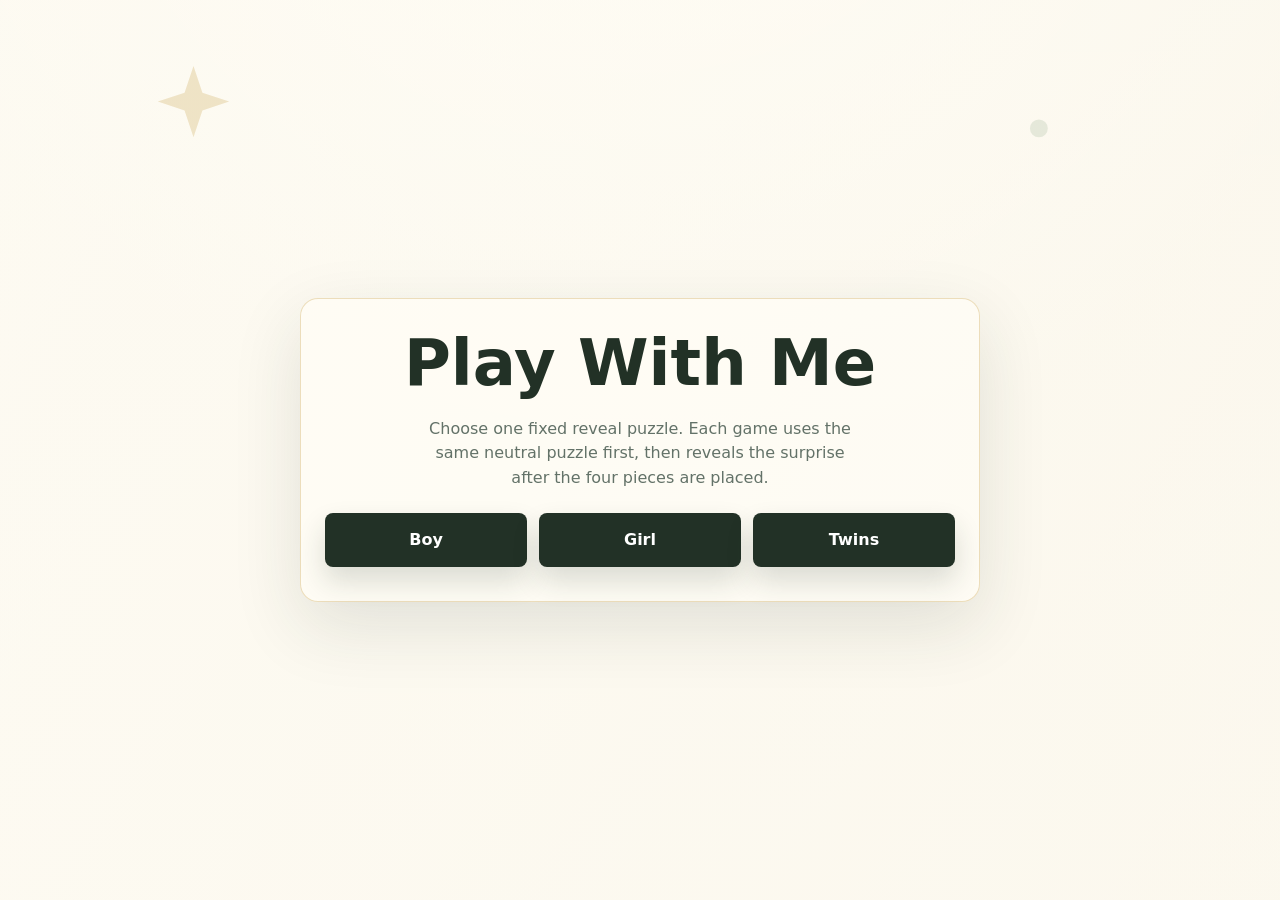
<file: index.html>
<!doctype html>
<html lang="en">
<head>
  <meta charset="utf-8">
  <meta name="viewport" content="width=device-width, initial-scale=1">
  <title>Play With Me - Reveal Puzzles</title>
  <style>
    :root {
      font-family: Inter, ui-sans-serif, system-ui, -apple-system, BlinkMacSystemFont, "Segoe UI", sans-serif;
      color: #223126;
      background: #f7fbf3;
    }

    * {
      box-sizing: border-box;
    }

    body {
      min-height: 100vh;
      margin: 0;
      display: grid;
      place-items: center;
      padding: 24px;
      background:
        linear-gradient(rgba(255, 253, 246, 0.64), rgba(255, 253, 246, 0.7)),
        url("./assets/baby-shower-bg.svg") center / cover no-repeat,
        linear-gradient(145deg, #fbf7ec, #f3ecdb);
    }

    main {
      width: min(680px, 100%);
      display: grid;
      gap: 22px;
      text-align: center;
      padding: 34px 24px;
      border: 1px solid rgba(199, 162, 75, 0.34);
      border-radius: 18px;
      background: rgba(255, 253, 246, 0.72);
      box-shadow: 0 24px 70px rgba(34, 49, 38, 0.12);
    }

    h1 {
      margin: 0;
      font-size: clamp(38px, 8vw, 64px);
      line-height: 0.96;
      letter-spacing: 0;
    }

    p {
      margin: 0 auto;
      max-width: 44ch;
      color: #637268;
      line-height: 1.55;
    }

    .links {
      display: grid;
      grid-template-columns: repeat(3, 1fr);
      gap: 12px;
    }

    a {
      min-height: 54px;
      display: grid;
      place-items: center;
      border-radius: 8px;
      background: #223126;
      color: #fff;
      font-weight: 800;
      text-decoration: none;
      box-shadow: 0 14px 28px rgba(34, 49, 38, 0.16);
    }

    @media (max-width: 560px) {
      .links {
        grid-template-columns: 1fr;
      }
    }
  </style>
</head>
<body>
  <main>
    <h1>Play With Me</h1>
    <p>Choose one fixed reveal puzzle. Each game uses the same neutral puzzle first, then reveals the surprise after the four pieces are placed.</p>
    <nav class="links" aria-label="Reveal puzzle variants">
      <a href="./boy/">Boy</a>
      <a href="./girl/">Girl</a>
      <a href="./twins/">Twins</a>
    </nav>
  </main>
</body>
</html>
</file>
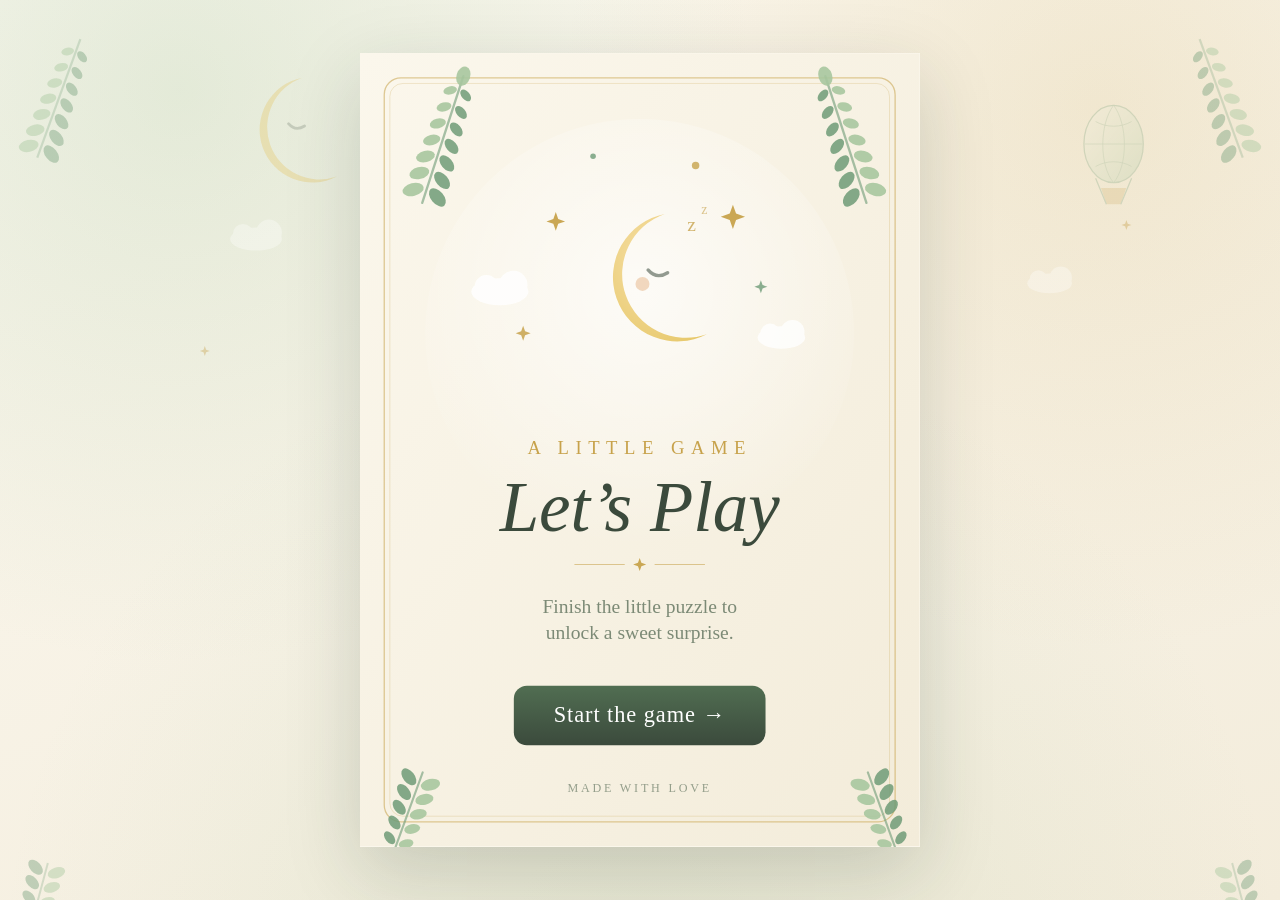
<file: boy/index.html>
<!doctype html>
<html lang="en">
<head>
<meta charset="utf-8">
<meta name="viewport" content="width=device-width, initial-scale=1, maximum-scale=1">
<title>Play With Me</title>
<style>
  :root{
    --cream:#FBF7EC; --cream2:#F1E9D6; --ink:#3B4A3C; --muted:#7C8A76;
    --sage:#A7C79E; --sage-deep:#6E9B77; --gold:#C7A24B; --line:#E3DAC4;
    font-family:"Iowan Old Style","Palatino Linotype",Georgia,serif;
  }
  *{box-sizing:border-box;margin:0;padding:0;-webkit-tap-highlight-color:transparent}
  html,body{min-height:100%}
  body{
    min-height:100dvh; color:var(--ink);
    background:
      radial-gradient(circle at 14% 10%, rgba(167,199,158,.28), transparent 42%),
      radial-gradient(circle at 86% 12%, rgba(199,162,75,.16), transparent 40%),
      radial-gradient(circle at 50% 108%, rgba(167,199,158,.20), transparent 55%),
      linear-gradient(160deg,#FCF9F1,#F3ECDB);
    display:grid; place-items:center; padding:20px; overflow-x:hidden;
  }
  .deco{position:fixed; inset:0; pointer-events:none; z-index:0}
  .wrap{position:relative; z-index:1; width:min(430px,100%); text-align:center}
  .brand{display:flex; align-items:center; justify-content:center; gap:9px; color:var(--sage-deep);
    font-size:13px; letter-spacing:.16em; text-transform:uppercase; font-weight:700; margin-bottom:14px}
  .brand svg{width:20px;height:20px}
  .eyebrow{color:var(--gold); letter-spacing:.34em; text-transform:uppercase; font-size:12px; font-weight:700; margin-bottom:6px}
  h2{font-size:clamp(30px,8.5vw,44px); font-style:italic; line-height:1.02; font-weight:600}
  .instr{color:var(--muted); font-size:15px; margin-top:2px}

  /* board */
  .board-shell{position:relative; width:min(330px,84vw); margin:16px auto 4px; aspect-ratio:1}
  .guide{position:absolute; inset:0; width:100%; height:100%}
  .assembled{position:absolute; inset:0; width:100%; height:100%; pointer-events:none}
  .slots{position:absolute; inset:0; display:grid; grid-template-columns:1fr 1fr; grid-template-rows:1fr 1fr}
  .slot{border:0; background:transparent; cursor:pointer}
  .slot.hot{background:rgba(167,199,158,.16)}
  .progress{width:min(330px,84vw); margin:10px auto 0; display:grid; gap:6px; color:var(--muted); font-size:13px; font-weight:700}
  .bar{height:7px; border-radius:99px; background:rgba(59,74,60,.12); overflow:hidden}
  .bar>span{display:block; width:0; height:100%; background:linear-gradient(90deg,var(--sage),var(--gold)); transition:width .2s}
  .msg{min-height:18px; color:var(--muted); font-size:13px; margin-top:8px}

  /* tray */
  .tray{width:min(330px,84vw); margin:14px auto 0; display:grid; grid-template-columns:repeat(4,1fr); gap:8px}
  .tp{aspect-ratio:1; border:1px solid var(--line); border-radius:14px; background:rgba(255,255,255,.6);
    cursor:pointer; padding:4px; transition:transform .12s, box-shadow .12s}
  .tp:active{transform:scale(.96)}
  .tp.sel{outline:3px solid var(--sage); outline-offset:2px; box-shadow:0 8px 20px rgba(59,74,60,.16)}
  .tp svg{width:100%;height:100%;display:block}
  .tp.used{visibility:hidden}

  /* reveal */
  .reveal{display:none}
  .reveal.on{display:block}
  .game.off{display:none}
  .reveal .art{width:min(260px,74vw); aspect-ratio:1; margin:14px auto 0; border-radius:28px;
    border:1px solid var(--line); overflow:hidden; box-shadow:0 18px 40px rgba(59,74,60,.14);
    opacity:0; transform:translateY(14px) scale(.94); animation:pop .7s cubic-bezier(.2,.9,.2,1.1) .1s forwards}
  .reveal .art img{width:100%;height:100%;display:block}
  .closing{margin-top:12px; color:var(--muted); font-size:12px; letter-spacing:.22em; text-transform:uppercase}
  @keyframes pop{to{opacity:1;transform:none}}

  .confetti{position:fixed; inset:0; pointer-events:none; z-index:5; overflow:hidden}
  .confetti i{position:absolute; width:8px; height:13px; border-radius:2px; opacity:0; animation:cf 1.3s ease-out forwards}
  @keyframes cf{0%{transform:translateY(10px) rotate(0);opacity:0}15%{opacity:1}100%{transform:translateY(-240px) rotate(340deg);opacity:0}}

  .nojs{display:block}
  .nojs h2{font-style:normal;font-size:26px}
  .app{display:none}
  html.js-on .nojs{display:none}
  html.js-on.game-started .app{display:block}

  @media (prefers-reduced-motion:reduce){ .reveal .art{animation:none;opacity:1;transform:none} }


  .intro-card{display:none; position:relative; z-index:1; width:min(148mm,calc(100vw - 28px)); aspect-ratio:148/210}
  html.js-on .intro-card{display:block}
  html.js-on.game-started .intro-card{display:none}
  .intro-card .page{width:100%; height:100%; position:relative; background:#FBF7EC; overflow:hidden; box-shadow:0 24px 70px rgba(34,49,38,.18)}
  .card-start{appearance:none; -webkit-appearance:none; display:block; width:100%; height:100%; border:0; padding:0; background:transparent; cursor:pointer; text-align:inherit}
  .card-start svg{display:block; width:100%; height:100%}
  @media (max-width:420px){body{padding:14px}.intro-card{width:min(148mm,calc(100vw - 20px))}}
</style>
</head>
<body>

<div class="deco" id="deco"></div>

<div class="nojs wrap">
  <p class="eyebrow">Almost there</p>
  <h2>Open in your browser</h2>
  <p class="instr" style="margin-top:10px">This little game needs a browser to play. Tap the share button and choose Safari or Chrome to unlock the surprise.</p>
</div>

<main class="intro-card" aria-label="Game start card">
  <section class="page">
    <button class="card-start" id="startGame" type="button" aria-label="Start the game">
<svg xmlns="http://www.w3.org/2000/svg" viewBox="0 0 600 850" width="100%" height="100%" preserveAspectRatio="xMidYMid meet">
<defs>
  <linearGradient id="paper" x1="0" y1="0" x2="1" y2="1">
    <stop offset="0" stop-color="#FBF7EC"/><stop offset="1" stop-color="#F3ECDA"/>
  </linearGradient>
  <radialGradient id="moong" cx="0.4" cy="0.35" r="0.8">
    <stop offset="0" stop-color="#F6DFA6"/><stop offset="1" stop-color="#E7C86A"/>
  </radialGradient>
  <linearGradient id="btn" x1="0" y1="0" x2="0" y2="1">
    <stop offset="0" stop-color="#516E52"/><stop offset="1" stop-color="#3B4A3C"/>
  </linearGradient>
  <radialGradient id="glow" cx="0.5" cy="0.4" r="0.6">
    <stop offset="0" stop-color="#ffffff" stop-opacity="0.7"/><stop offset="1" stop-color="#ffffff" stop-opacity="0"/>
  </radialGradient>
</defs>

<rect width="100%" height="100%" preserveAspectRatio="xMidYMid meet" fill="url(#paper)"/>
<!-- inner gold hairline frame -->
<rect x="26" y="26" width="548" height="798" rx="18" fill="none" stroke="#C7A24B" stroke-width="1.4" opacity="0.55"/>
<rect x="32" y="32" width="536" height="786" rx="14" fill="none" stroke="#C7A24B" stroke-width="0.7" opacity="0.35"/>

<circle cx="300" cy="300" r="230" fill="url(#glow)"/>

<!-- corner greenery -->
<g transform="translate(70,150) rotate(18) scale(1.05,1.05)"><path d="M0,10 L0,-126" stroke="#6E9B77" stroke-width="2.4" fill="none" opacity="0.6" stroke-linecap="round"/><ellipse cx="-13.0" cy="0" rx="11.0" ry="6.5" transform="rotate(-32 -13.0 0)" fill="#A7C79E" opacity="0.9"/><ellipse cx="13.0" cy="0" rx="11.0" ry="6.5" transform="rotate(32 13.0 0)" fill="#6E9B77" opacity="0.85"/><ellipse cx="-12.219999999999999" cy="-18" rx="10.34" ry="6.109999999999999" transform="rotate(-32 -12.219999999999999 -18)" fill="#A7C79E" opacity="0.9"/><ellipse cx="12.219999999999999" cy="-18" rx="10.34" ry="6.109999999999999" transform="rotate(32 12.219999999999999 -18)" fill="#6E9B77" opacity="0.85"/><ellipse cx="-11.44" cy="-36" rx="9.68" ry="5.72" transform="rotate(-32 -11.44 -36)" fill="#A7C79E" opacity="0.9"/><ellipse cx="11.44" cy="-36" rx="9.68" ry="5.72" transform="rotate(32 11.44 -36)" fill="#6E9B77" opacity="0.85"/><ellipse cx="-10.66" cy="-54" rx="9.020000000000001" ry="5.33" transform="rotate(-32 -10.66 -54)" fill="#A7C79E" opacity="0.9"/><ellipse cx="10.66" cy="-54" rx="9.020000000000001" ry="5.33" transform="rotate(32 10.66 -54)" fill="#6E9B77" opacity="0.85"/><ellipse cx="-9.88" cy="-72" rx="8.36" ry="4.94" transform="rotate(-32 -9.88 -72)" fill="#A7C79E" opacity="0.9"/><ellipse cx="9.88" cy="-72" rx="8.36" ry="4.94" transform="rotate(32 9.88 -72)" fill="#6E9B77" opacity="0.85"/><ellipse cx="-9.1" cy="-90" rx="7.699999999999999" ry="4.55" transform="rotate(-32 -9.1 -90)" fill="#A7C79E" opacity="0.9"/><ellipse cx="9.1" cy="-90" rx="7.699999999999999" ry="4.55" transform="rotate(32 9.1 -90)" fill="#6E9B77" opacity="0.85"/><ellipse cx="-8.32" cy="-108" rx="7.04" ry="4.16" transform="rotate(-32 -8.32 -108)" fill="#A7C79E" opacity="0.9"/><ellipse cx="8.32" cy="-108" rx="7.04" ry="4.16" transform="rotate(32 8.32 -108)" fill="#6E9B77" opacity="0.85"/><ellipse cx="0" cy="-126" rx="7" ry="10" fill="#A7C79E" opacity="0.9"/></g>
<g transform="translate(540,150) rotate(-18) scale(-1.05,1.05)"><path d="M0,10 L0,-126" stroke="#6E9B77" stroke-width="2.4" fill="none" opacity="0.6" stroke-linecap="round"/><ellipse cx="-13.0" cy="0" rx="11.0" ry="6.5" transform="rotate(-32 -13.0 0)" fill="#A7C79E" opacity="0.9"/><ellipse cx="13.0" cy="0" rx="11.0" ry="6.5" transform="rotate(32 13.0 0)" fill="#6E9B77" opacity="0.85"/><ellipse cx="-12.219999999999999" cy="-18" rx="10.34" ry="6.109999999999999" transform="rotate(-32 -12.219999999999999 -18)" fill="#A7C79E" opacity="0.9"/><ellipse cx="12.219999999999999" cy="-18" rx="10.34" ry="6.109999999999999" transform="rotate(32 12.219999999999999 -18)" fill="#6E9B77" opacity="0.85"/><ellipse cx="-11.44" cy="-36" rx="9.68" ry="5.72" transform="rotate(-32 -11.44 -36)" fill="#A7C79E" opacity="0.9"/><ellipse cx="11.44" cy="-36" rx="9.68" ry="5.72" transform="rotate(32 11.44 -36)" fill="#6E9B77" opacity="0.85"/><ellipse cx="-10.66" cy="-54" rx="9.020000000000001" ry="5.33" transform="rotate(-32 -10.66 -54)" fill="#A7C79E" opacity="0.9"/><ellipse cx="10.66" cy="-54" rx="9.020000000000001" ry="5.33" transform="rotate(32 10.66 -54)" fill="#6E9B77" opacity="0.85"/><ellipse cx="-9.88" cy="-72" rx="8.36" ry="4.94" transform="rotate(-32 -9.88 -72)" fill="#A7C79E" opacity="0.9"/><ellipse cx="9.88" cy="-72" rx="8.36" ry="4.94" transform="rotate(32 9.88 -72)" fill="#6E9B77" opacity="0.85"/><ellipse cx="-9.1" cy="-90" rx="7.699999999999999" ry="4.55" transform="rotate(-32 -9.1 -90)" fill="#A7C79E" opacity="0.9"/><ellipse cx="9.1" cy="-90" rx="7.699999999999999" ry="4.55" transform="rotate(32 9.1 -90)" fill="#6E9B77" opacity="0.85"/><ellipse cx="-8.32" cy="-108" rx="7.04" ry="4.16" transform="rotate(-32 -8.32 -108)" fill="#A7C79E" opacity="0.9"/><ellipse cx="8.32" cy="-108" rx="7.04" ry="4.16" transform="rotate(32 8.32 -108)" fill="#6E9B77" opacity="0.85"/><ellipse cx="0" cy="-126" rx="7" ry="10" fill="#A7C79E" opacity="0.9"/></g>
<g transform="translate(64,780) rotate(-160) scale(0.95,0.95)"><path d="M0,10 L0,-126" stroke="#6E9B77" stroke-width="2.4" fill="none" opacity="0.6" stroke-linecap="round"/><ellipse cx="-13.0" cy="0" rx="11.0" ry="6.5" transform="rotate(-32 -13.0 0)" fill="#A7C79E" opacity="0.9"/><ellipse cx="13.0" cy="0" rx="11.0" ry="6.5" transform="rotate(32 13.0 0)" fill="#6E9B77" opacity="0.85"/><ellipse cx="-12.219999999999999" cy="-18" rx="10.34" ry="6.109999999999999" transform="rotate(-32 -12.219999999999999 -18)" fill="#A7C79E" opacity="0.9"/><ellipse cx="12.219999999999999" cy="-18" rx="10.34" ry="6.109999999999999" transform="rotate(32 12.219999999999999 -18)" fill="#6E9B77" opacity="0.85"/><ellipse cx="-11.44" cy="-36" rx="9.68" ry="5.72" transform="rotate(-32 -11.44 -36)" fill="#A7C79E" opacity="0.9"/><ellipse cx="11.44" cy="-36" rx="9.68" ry="5.72" transform="rotate(32 11.44 -36)" fill="#6E9B77" opacity="0.85"/><ellipse cx="-10.66" cy="-54" rx="9.020000000000001" ry="5.33" transform="rotate(-32 -10.66 -54)" fill="#A7C79E" opacity="0.9"/><ellipse cx="10.66" cy="-54" rx="9.020000000000001" ry="5.33" transform="rotate(32 10.66 -54)" fill="#6E9B77" opacity="0.85"/><ellipse cx="-9.88" cy="-72" rx="8.36" ry="4.94" transform="rotate(-32 -9.88 -72)" fill="#A7C79E" opacity="0.9"/><ellipse cx="9.88" cy="-72" rx="8.36" ry="4.94" transform="rotate(32 9.88 -72)" fill="#6E9B77" opacity="0.85"/><ellipse cx="-9.1" cy="-90" rx="7.699999999999999" ry="4.55" transform="rotate(-32 -9.1 -90)" fill="#A7C79E" opacity="0.9"/><ellipse cx="9.1" cy="-90" rx="7.699999999999999" ry="4.55" transform="rotate(32 9.1 -90)" fill="#6E9B77" opacity="0.85"/><ellipse cx="-8.32" cy="-108" rx="7.04" ry="4.16" transform="rotate(-32 -8.32 -108)" fill="#A7C79E" opacity="0.9"/><ellipse cx="8.32" cy="-108" rx="7.04" ry="4.16" transform="rotate(32 8.32 -108)" fill="#6E9B77" opacity="0.85"/><ellipse cx="0" cy="-126" rx="7" ry="10" fill="#A7C79E" opacity="0.9"/></g>
<g transform="translate(548,780) rotate(160) scale(-0.95,0.95)"><path d="M0,10 L0,-126" stroke="#6E9B77" stroke-width="2.4" fill="none" opacity="0.6" stroke-linecap="round"/><ellipse cx="-13.0" cy="0" rx="11.0" ry="6.5" transform="rotate(-32 -13.0 0)" fill="#A7C79E" opacity="0.9"/><ellipse cx="13.0" cy="0" rx="11.0" ry="6.5" transform="rotate(32 13.0 0)" fill="#6E9B77" opacity="0.85"/><ellipse cx="-12.219999999999999" cy="-18" rx="10.34" ry="6.109999999999999" transform="rotate(-32 -12.219999999999999 -18)" fill="#A7C79E" opacity="0.9"/><ellipse cx="12.219999999999999" cy="-18" rx="10.34" ry="6.109999999999999" transform="rotate(32 12.219999999999999 -18)" fill="#6E9B77" opacity="0.85"/><ellipse cx="-11.44" cy="-36" rx="9.68" ry="5.72" transform="rotate(-32 -11.44 -36)" fill="#A7C79E" opacity="0.9"/><ellipse cx="11.44" cy="-36" rx="9.68" ry="5.72" transform="rotate(32 11.44 -36)" fill="#6E9B77" opacity="0.85"/><ellipse cx="-10.66" cy="-54" rx="9.020000000000001" ry="5.33" transform="rotate(-32 -10.66 -54)" fill="#A7C79E" opacity="0.9"/><ellipse cx="10.66" cy="-54" rx="9.020000000000001" ry="5.33" transform="rotate(32 10.66 -54)" fill="#6E9B77" opacity="0.85"/><ellipse cx="-9.88" cy="-72" rx="8.36" ry="4.94" transform="rotate(-32 -9.88 -72)" fill="#A7C79E" opacity="0.9"/><ellipse cx="9.88" cy="-72" rx="8.36" ry="4.94" transform="rotate(32 9.88 -72)" fill="#6E9B77" opacity="0.85"/><ellipse cx="-9.1" cy="-90" rx="7.699999999999999" ry="4.55" transform="rotate(-32 -9.1 -90)" fill="#A7C79E" opacity="0.9"/><ellipse cx="9.1" cy="-90" rx="7.699999999999999" ry="4.55" transform="rotate(32 9.1 -90)" fill="#6E9B77" opacity="0.85"/><ellipse cx="-8.32" cy="-108" rx="7.04" ry="4.16" transform="rotate(-32 -8.32 -108)" fill="#A7C79E" opacity="0.9"/><ellipse cx="8.32" cy="-108" rx="7.04" ry="4.16" transform="rotate(32 8.32 -108)" fill="#6E9B77" opacity="0.85"/><ellipse cx="0" cy="-126" rx="7" ry="10" fill="#A7C79E" opacity="0.9"/></g>

<!-- celestial hero -->
<g transform="translate(150,250) scale(0.9)" fill="#ffffff" opacity="0.85">
      <ellipse cx="0" cy="6" rx="34" ry="16"/><circle cx="-16" cy="0" r="14"/><circle cx="16" cy="-2" r="17"/>
    </g>
<g transform="translate(452,300) scale(0.75)" fill="#ffffff" opacity="0.8">
      <ellipse cx="0" cy="6" rx="34" ry="16"/><circle cx="-16" cy="0" r="14"/><circle cx="16" cy="-2" r="17"/>
    </g>
<g transform="translate(300,235) scale(1.5)">
      <path d="M18,-42 a46,46 0 1 0 30,86 a36,36 0 1 1 -30,-86 Z" fill="url(#moong)"/>
      <path d="M6,-2 q6,7 14,2" stroke="#3B4A3C" stroke-width="2.4" fill="none" stroke-linecap="round" opacity="0.55"/>
      <circle cx="2" cy="8" r="5" fill="#E7B98F" opacity="0.55"/>
      <text x="34" y="-30" font-family="Georgia, serif" font-size="14" fill="#C7A24B" opacity="0.8">z</text>
      <text x="44" y="-42" font-family="Georgia, serif" font-size="10" fill="#C7A24B" opacity="0.6">z</text>
    </g>
<path transform="translate(210,180)" d="M0,-10 L2.6,-2.6 L10,0 L2.6,2.6 L0,10 L-2.6,2.6 L-10,0 L-2.6,-2.6 Z" fill="#C7A24B" opacity="0.95"/>
<path transform="translate(400,175)" d="M0,-13 L3.38,-3.38 L13,0 L3.38,3.38 L0,13 L-3.38,3.38 L-13,0 L-3.38,-3.38 Z" fill="#C7A24B" opacity="0.95"/>
<path transform="translate(430,250)" d="M0,-7 L1.82,-1.82 L7,0 L1.82,1.82 L0,7 L-1.82,1.82 L-7,0 L-1.82,-1.82 Z" fill="#6E9B77" opacity="0.8"/>
<path transform="translate(175,300)" d="M0,-8 L2.08,-2.08 L8,0 L2.08,2.08 L0,8 L-2.08,2.08 L-8,0 L-2.08,-2.08 Z" fill="#C7A24B" opacity="0.85"/>
<circle cx="360" cy="120" r="4" fill="#C7A24B" opacity="0.8"/><circle cx="250" cy="110" r="3" fill="#6E9B77" opacity="0.8"/>

<!-- text block -->
<text x="300" y="430" text-anchor="middle" font-family="Georgia, serif" font-size="20"
      letter-spacing="7" fill="#C7A24B">A LITTLE GAME</text>
<text x="300" y="512" text-anchor="middle" font-family="Georgia, serif" font-size="76"
      font-style="italic" fill="#3B4A3C">Let&#8217;s Play</text>

<!-- divider sprig -->
<g transform="translate(300,548)">
  <line x1="-70" y1="0" x2="-16" y2="0" stroke="#C7A24B" stroke-width="1" opacity="0.6"/>
  <line x1="16" y1="0" x2="70" y2="0" stroke="#C7A24B" stroke-width="1" opacity="0.6"/>
  <path transform="translate(0,0)" d="M0,-7 L1.82,-1.82 L7,0 L1.82,1.82 L0,7 L-1.82,1.82 L-7,0 L-1.82,-1.82 Z" fill="#C7A24B" opacity="0.95"/>
</g>

<text x="300" y="600" text-anchor="middle" font-family="Georgia, serif" font-size="21"
      fill="#7C8A76">Finish the little puzzle to</text>
<text x="300" y="628" text-anchor="middle" font-family="Georgia, serif" font-size="21"
      fill="#7C8A76">unlock a sweet surprise.</text>

<!-- button -->
<g transform="translate(300,710)">
  <rect x="-135" y="-32" width="270" height="64" rx="14" fill="url(#btn)"/>
  <text x="0" y="7" text-anchor="middle" font-family="Georgia, serif" font-size="24"
        letter-spacing="1" fill="#ffffff">Start the game  →</text>
</g>

<text x="300" y="792" text-anchor="middle" font-family="Georgia, serif" font-size="13"
      letter-spacing="3" fill="#7C8A76" opacity="0.8">MADE WITH LOVE</text>
</svg>
    </button>
  </section>
</main>

<main class="app wrap" aria-live="polite">
  <div class="brand">
    <svg viewBox="0 0 24 24" fill="none"><path d="M14 3a8 8 0 1 0 6 12A7 7 0 0 1 14 3Z" fill="#C7A24B" opacity=".9"/></svg>
    Play With Me
  </div>

  <section class="game" id="game">
    <p class="eyebrow">A little puzzle</p>
    <h2>Put it together</h2>
    <div class="board-shell">
      <svg class="guide" id="guide" viewBox="-60 -60 420 420" aria-hidden="true"></svg>
      <svg class="assembled" id="assembled" viewBox="-60 -60 420 420" aria-hidden="true"></svg>
      <div class="slots" id="slots"></div>
    </div>
    <div class="progress"><span id="ptext">0 / 4 placed</span><div class="bar"><span id="pfill"></span></div></div>
    <p class="msg" id="msg">Tap a piece, then tap where it belongs.</p>
    <div class="tray" id="tray"></div>
  </section>

  <section class="reveal" id="reveal">
    <p class="eyebrow">Surprise</p>
    <h2 id="revealTitle">A little boy is on his way 💙</h2>
    <div class="art"><img id="revealImg" alt=""></div>
    <p class="closing">made with love</p>
  </section>
</main>

<div class="confetti" id="confetti" aria-hidden="true"></div>

<script>
const CONFIG = {
  REVEAL_MESSAGE: "A little boy is on his way \uD83D\uDC99",
  PUZZLE_IMAGE: "[data-uri]",
  REVEAL_IMAGE: "[data-uri]",
  CONFETTI: ["#6FB1E0","#A7C79E","#C7A24B","#ffffff"]
};
const PATHS = {"TL": "M 0,0 L 150.0,0 L 150.00,52.50 C 150.00,66.00 174.00,54.00 180.00,60.00 C 184.50,63.00 201.00,54.00 201.00,75.00 C 201.00,96.00 184.50,87.00 180.00,90.00 C 174.00,96.00 150.00,84.00 150.00,97.50 L 150.00,150.00 L 97.50,150.00 C 84.00,150.00 96.00,126.00 90.00,120.00 C 87.00,115.50 96.00,99.00 75.00,99.00 C 54.00,99.00 63.00,115.50 60.00,120.00 C 54.00,126.00 66.00,150.00 52.50,150.00 L 0.00,150.00 Z", "TR": "M 150.0,0 L 300,0 L 300,150.0 L 247.50,150.00 C 234.00,150.00 246.00,174.00 240.00,180.00 C 237.00,184.50 246.00,201.00 225.00,201.00 C 204.00,201.00 213.00,184.50 210.00,180.00 C 204.00,174.00 216.00,150.00 202.50,150.00 L 150.00,150.00 L 150.00,97.50 C 150.00,84.00 126.00,96.00 120.00,90.00 C 115.50,87.00 99.00,96.00 99.00,75.00 C 99.00,54.00 115.50,63.00 120.00,60.00 C 126.00,54.00 150.00,66.00 150.00,52.50 L 150.00,0.00 Z", "BL": "M 0,150.0 L 52.50,150.00 C 66.00,150.00 54.00,174.00 60.00,180.00 C 63.00,184.50 54.00,201.00 75.00,201.00 C 96.00,201.00 87.00,184.50 90.00,180.00 C 96.00,174.00 84.00,150.00 97.50,150.00 L 150.00,150.00 L 150.00,202.50 C 150.00,216.00 126.00,204.00 120.00,210.00 C 115.50,213.00 99.00,204.00 99.00,225.00 C 99.00,246.00 115.50,237.00 120.00,240.00 C 126.00,246.00 150.00,234.00 150.00,247.50 L 150.00,300.00 L 0,300 Z", "BR": "M 150.0,150.0 L 202.50,150.00 C 216.00,150.00 204.00,126.00 210.00,120.00 C 213.00,115.50 204.00,99.00 225.00,99.00 C 246.00,99.00 237.00,115.50 240.00,120.00 C 246.00,126.00 234.00,150.00 247.50,150.00 L 300.00,150.00 L 300,300 L 150.0,300 L 150.00,247.50 C 150.00,234.00 174.00,246.00 180.00,240.00 C 184.50,237.00 201.00,246.00 201.00,225.00 C 201.00,204.00 184.50,213.00 180.00,210.00 C 174.00,204.00 150.00,216.00 150.00,202.50 L 150.00,150.00 Z"};
const CENTERS = {"TL": [75, 75], "TR": [225, 75], "BL": [75, 225], "BR": [225, 225]};
const ORDER = ["TL","TR","BL","BR"];

document.documentElement.classList.add('js-on'); // JS on -> show card, hide fallback

function el(id){return document.getElementById(id)}
function shuffle(a){a=a.slice();for(let i=a.length-1;i>0;i--){const j=Math.random()*(i+1)|0;[a[i],a[j]]=[a[j],a[i]]}return a}
function isScrambled(order){return order.every((k,i)=>k!==ORDER[i])}
function scramble(a){let s=shuffle(a);for(let i=0;i<30&&!isScrambled(s);i++)s=shuffle(a);return isScrambled(s)?s:["TR","BL","BR","TL"]}

// faint jigsaw guide outlines on the board
(function guides(){
  let s='';
  for(const k of ORDER) s+=`<path d="${PATHS[k]}" fill="none" stroke="#B9C7A9" stroke-width="1.4" stroke-dasharray="4 5" opacity="0.8"/>`;
  el('guide').innerHTML=s;
})();

// tray pieces (each centered in its own window so it looks like a real piece)
function trayPiece(k){
  const [cx,cy]=CENTERS[k];
  const vb=`${cx-130} ${cy-130} 260 260`;
  return `<svg viewBox="${vb}"><defs><clipPath id="cp_${k}"><path d="${PATHS[k]}"/></clipPath></defs>`
    +`<image href="${CONFIG.PUZZLE_IMAGE}" x="0" y="0" width="300" height="300" clip-path="url(#cp_${k})"/>`
    +`<path d="${PATHS[k]}" fill="none" stroke="#54785c" stroke-width="1.4" opacity="0.45"/></svg>`;
}

let selected=null, placed=0;
const slotIndex={0:"TL",1:"TR",2:"BL",3:"BR"};

function build(){
  // tray
  const tray=el('tray'); tray.innerHTML='';
  placed=0; selected=null; el('assembled').innerHTML=''; el('ptext').textContent='0 / 4 placed'; el('pfill').style.width='0%'; el('msg').textContent='Tap a piece, then tap where it belongs.';
  for(const k of scramble(ORDER)){
    const b=document.createElement('button');
    b.className='tp'; b.type='button'; b.dataset.k=k; b.innerHTML=trayPiece(k);
    b.setAttribute('aria-label','Puzzle piece');
    b.addEventListener('click',()=>select(b));
    tray.appendChild(b);
  }
  // slots
  const slots=el('slots'); slots.innerHTML='';
  for(let i=0;i<4;i++){
    const s=document.createElement('button');
    s.className='slot'; s.type='button'; s.dataset.k=slotIndex[i];
    s.addEventListener('click',()=>drop(s));
    slots.appendChild(s);
  }
}
function select(b){
  if(b.classList.contains('used'))return;
  if(selected)selected.classList.remove('sel');
  selected=b; b.classList.add('sel');
  el('msg').textContent="Now tap where this piece goes.";
}
function drop(s){
  if(!selected){el('msg').textContent="Pick a piece first.";return;}
  const k=selected.dataset.k;
  if(k!==s.dataset.k){el('msg').textContent="Almost — try another spot.";return;}
  // lock: add clipped image into assembled (interlocks seamlessly)
  const ns="http://www.w3.org/2000/svg";
  const g=el('assembled');
  if(!g.querySelector('defs')){const d=document.createElementNS(ns,'defs');g.appendChild(d);}
  const cp=document.createElementNS(ns,'clipPath'); cp.id='ac_'+k;
  const p=document.createElementNS(ns,'path'); p.setAttribute('d',PATHS[k]); cp.appendChild(p);
  g.querySelector('defs').appendChild(cp);
  const im=document.createElementNS(ns,'image');
  im.setAttribute('href',CONFIG.PUZZLE_IMAGE); im.setAttribute('x',0); im.setAttribute('y',0);
  im.setAttribute('width',300); im.setAttribute('height',300); im.setAttribute('clip-path',`url(#ac_${k})`);
  g.appendChild(im);

  selected.classList.add('used'); selected.classList.remove('sel'); selected=null;
  placed++; el('ptext').textContent=placed+" / 4 placed"; el('pfill').style.width=(placed/4*100)+"%";
  el('msg').textContent = placed<4 ? "Lovely. Keep going." : "";
  if(placed===4) setTimeout(reveal,480);
}
function reveal(){
  el('game').classList.add('off');
  el('revealTitle').textContent=CONFIG.REVEAL_MESSAGE;
  el('revealImg').src=CONFIG.REVEAL_IMAGE;
  el('reveal').classList.add('on');
  burst();
}
function burst(){
  const c=el('confetti'); c.innerHTML='';
  for(let i=0;i<48;i++){const b=document.createElement('i');
    b.style.left=(6+Math.random()*88)+'%'; b.style.bottom=(16+Math.random()*26)+'%';
    b.style.background=CONFIG.CONFETTI[i%CONFIG.CONFETTI.length];
    b.style.animationDelay=(Math.random()*300)+'ms'; c.appendChild(b);}
  setTimeout(()=>c.innerHTML='',1900);
}
// soft baby-shower background
(function deco(){
  function sprig(x,y,rot,sc,flip){let L='';for(let t=0;t<7;t++){const s=1-t*.06,ly=-t*17;
    L+=`<ellipse cx="${-12*s}" cy="${ly}" rx="${10*s}" ry="${6*s}" transform="rotate(-32 ${-12*s} ${ly})" fill="#A7C79E" opacity=".85"/>`
     +`<ellipse cx="${12*s}" cy="${ly}" rx="${10*s}" ry="${6*s}" transform="rotate(32 ${12*s} ${ly})" fill="#6E9B77" opacity=".8"/>`;}
    return `<g transform="translate(${x},${y}) rotate(${rot}) scale(${sc*flip},${sc})"><path d="M0,8 L0,-118" stroke="#6E9B77" stroke-width="2.2" fill="none" opacity=".5"/>${L}</g>`}
  function star(x,y,s,c){return `<path transform="translate(${x},${y}) scale(${s})" d="M0,-10 L2.6,-2.6 L10,0 L2.6,2.6 L0,10 L-2.6,2.6 L-10,0 L-2.6,-2.6 Z" fill="${c}" opacity=".78"/>`}
  function cloud(x,y,s){return `<g transform="translate(${x},${y}) scale(${s})" fill="#fff" opacity=".64"><ellipse cx="0" cy="7" rx="36" ry="16"/><circle cx="-18" cy="0" r="14"/><circle cx="18" cy="-2" r="18"/></g>`}
  const w=innerWidth,h=innerHeight;
  el('deco').innerHTML=`<svg width="100%" height="100%" viewBox="0 0 ${w} ${h}" preserveAspectRatio="none" style="opacity:.5">
    <defs><linearGradient id="air" x1="0" y1="0" x2="1" y2="1"><stop offset="0" stop-color="#FBF7EC"/><stop offset="1" stop-color="#A7C79E"/></linearGradient></defs>
    <g transform="translate(${w*.22},${h*.14}) scale(${Math.max(.78,Math.min(1.15,w/390))})" opacity=".72">
      <path d="M18,-42 a46,46 0 1 0 30,86 a36,36 0 1 1 -30,-86 Z" fill="#E7C86A"/>
      <path d="M6,-2 q6,7 14,2" stroke="#3B4A3C" stroke-width="2.4" fill="none" stroke-linecap="round" opacity=".55"/>
    </g>
    <g transform="translate(${w*.87},${h*.16}) scale(${Math.max(.64,Math.min(.9,w/470))})" opacity=".5">
      <ellipse cx="0" cy="0" rx="33" ry="43" fill="url(#air)" stroke="#6E9B77" stroke-width="1.4"/>
      <path d="M0,-43 C-16,-22 -16,24 0,43 M0,-43 C16,-22 16,24 0,43 M-32,0 H32 M-20,-25 C-8,-18 8,-18 20,-25 M-20,25 C-8,18 8,18 20,25" fill="none" stroke="#6E9B77" stroke-width="1" opacity=".75"/>
      <path d="M-14,49 H14 L8,67 H-8 Z" fill="#C7A24B" opacity=".8"/>
      <path d="M-20,38 L-8,67 M20,38 L8,67" stroke="#6E9B77" stroke-width="1.4"/>
    </g>
    ${cloud(w*.2,h*.26,.72)}${cloud(w*.82,h*.31,.62)}
    ${star(w*.38,h*.1,.72,'#C7A24B')}${star(w*.58,h*.18,.56,'#6E9B77')}${star(w*.88,h*.25,.5,'#C7A24B')}${star(w*.16,h*.39,.5,'#C7A24B')}
    ${sprig(40,150,20,1,1)}${sprig(w-40,150,-20,1,-1)}
    ${sprig(46,h-30,-165,.9,1)}${sprig(w-46,h-30,165,.9,-1)}</svg>`;
})();

function startGame(){
  document.documentElement.classList.add('game-started');
  build();
}
el('startGame').addEventListener('click', startGame);
</script>
</body>
</html>
</file>
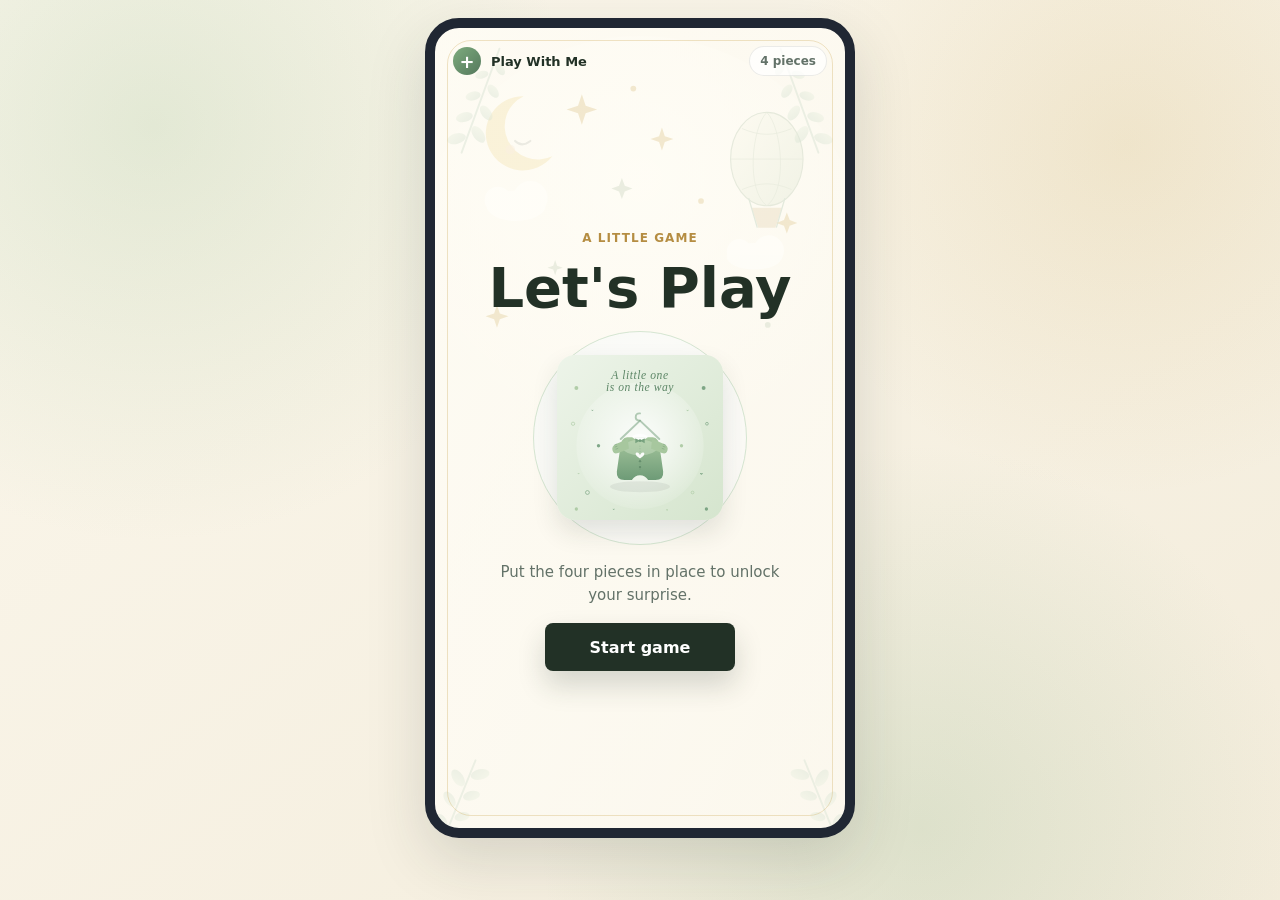
<file: girl/index.html>
<!doctype html>
<html lang="en">
<head>
  <meta charset="utf-8">
  <meta name="viewport" content="width=device-width, initial-scale=1">
  <title>Play With Me - Girl Reveal Puzzle</title>
  <meta name="description" content="A tiny puzzle game with a surprise reveal.">
  <link rel="stylesheet" href="../assets/fixed-game.css">
</head>
<body class="no-js">
  <main class="phone" aria-live="polite">
    <header class="topbar">
      <div class="brand">
        <span class="brand-mark" aria-hidden="true">+</span>
        <span>Play With Me</span>
      </div>
      <span class="status" id="statusText">4 pieces</span>
    </header>

    <section class="screen">
      <div class="no-js-note">
        <p class="eyebrow">Almost there</p>
        <h1>Open in browser to play</h1>
        <p class="copy">This preview cannot run the puzzle. Use the share button and open this file in Safari, Chrome, or Edge to unlock the surprise.</p>
      </div>

      <div class="intro js-only" id="introScreen">
        <p class="eyebrow">A little game</p>
        <h1>Let's Play</h1>
        <div class="puzzle-hero">
          <img src="../assets/puzzle_green.svg" alt="">
        </div>
        <p class="copy">Put the four pieces in place to unlock your surprise.</p>
        <button class="primary" id="startButton" type="button">Start game</button>
      </div>

      <div class="game js-only" id="gameScreen">
        <div class="progress">
          <span id="progressText">0 / 4 pieces placed</span>
          <div class="progress-line" aria-hidden="true"><span id="progressFill"></span></div>
        </div>
        <div class="board-wrap">
          <div class="board" id="board" aria-label="Puzzle board"></div>
          <p class="message" id="messageText">Tap a piece, then tap its matching place.</p>
          <div class="tray" id="tray" aria-label="Puzzle pieces"></div>
        </div>
      </div>

      <div class="reveal js-only" id="revealScreen">
        <p class="eyebrow">Surprise</p>
        <h2 id="revealTitle">A little girl is on her way 💗</h2>
        <div class="reveal-art" id="finalArt"></div>
        <p class="closing">made with love</p>
      </div>
    </section>

    <div class="confetti" id="confetti" aria-hidden="true"></div>
  </main>

  <script>
    const GAME_URL = "https://playywithme.github.io/game/girl/";
    const REVEAL_MESSAGE = "A little girl is on her way 💗";
    window.GAME_CONFIG = {
      GAME_URL,
      VARIANT: "girl",
      STATUS_LABEL: "Girl",
      REVEAL_MESSAGE,
      PUZZLE_IMAGE: "../assets/puzzle_green.svg",
      REVEAL_IMAGE: "../assets/girl.svg",
      ACCENT: "#e58cab",
      CONFETTI_COLORS: ["#e58cab", "#7eac7e", "#b58d42", "#ffffff"]
    };
  </script>
  <script src="../assets/fixed-game.js"></script>
</body>
</html>
</file>
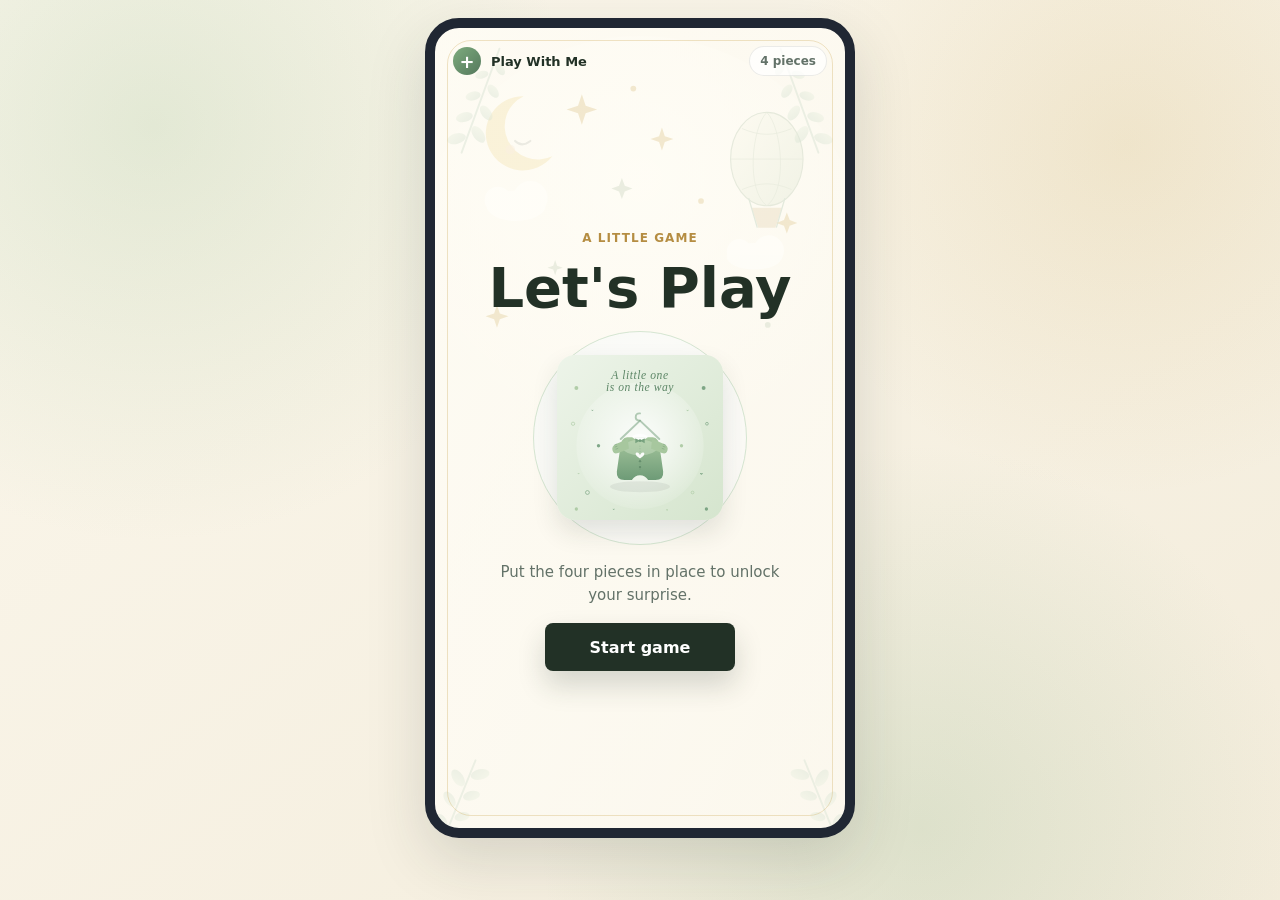
<file: twins/index.html>
<!doctype html>
<html lang="en">
<head>
  <meta charset="utf-8">
  <meta name="viewport" content="width=device-width, initial-scale=1">
  <title>Play With Me - Twins Reveal Puzzle</title>
  <meta name="description" content="A tiny puzzle game with a surprise reveal.">
  <link rel="stylesheet" href="../assets/fixed-game.css">
</head>
<body class="no-js">
  <main class="phone" aria-live="polite">
    <header class="topbar">
      <div class="brand">
        <span class="brand-mark" aria-hidden="true">+</span>
        <span>Play With Me</span>
      </div>
      <span class="status" id="statusText">4 pieces</span>
    </header>

    <section class="screen">
      <div class="no-js-note">
        <p class="eyebrow">Almost there</p>
        <h1>Open in browser to play</h1>
        <p class="copy">This preview cannot run the puzzle. Use the share button and open this file in Safari, Chrome, or Edge to unlock the surprise.</p>
      </div>

      <div class="intro js-only" id="introScreen">
        <p class="eyebrow">A little game</p>
        <h1>Let's Play</h1>
        <div class="puzzle-hero">
          <img src="../assets/puzzle_green.svg" alt="">
        </div>
        <p class="copy">Put the four pieces in place to unlock your surprise.</p>
        <button class="primary" id="startButton" type="button">Start game</button>
      </div>

      <div class="game js-only" id="gameScreen">
        <div class="progress">
          <span id="progressText">0 / 4 pieces placed</span>
          <div class="progress-line" aria-hidden="true"><span id="progressFill"></span></div>
        </div>
        <div class="board-wrap">
          <div class="board" id="board" aria-label="Puzzle board"></div>
          <p class="message" id="messageText">Tap a piece, then tap its matching place.</p>
          <div class="tray" id="tray" aria-label="Puzzle pieces"></div>
        </div>
      </div>

      <div class="reveal js-only" id="revealScreen">
        <p class="eyebrow">Surprise</p>
        <h2 id="revealTitle">Two little ones are on the way 💙💗</h2>
        <div class="reveal-art" id="finalArt"></div>
        <p class="closing">made with love</p>
      </div>
    </section>

    <div class="confetti" id="confetti" aria-hidden="true"></div>
  </main>

  <script>
    const GAME_URL = "https://playywithme.github.io/game/twins/";
    const REVEAL_MESSAGE = "Two little ones are on the way 💙💗";
    window.GAME_CONFIG = {
      GAME_URL,
      VARIANT: "twins",
      STATUS_LABEL: "Twins",
      REVEAL_MESSAGE,
      PUZZLE_IMAGE: "../assets/puzzle_green.svg",
      REVEAL_IMAGE: "../assets/twins.svg",
      ACCENT: "#8a8fdc",
      CONFETTI_COLORS: ["#5b9fe8", "#e58cab", "#7eac7e", "#b58d42", "#ffffff"]
    };
  </script>
  <script src="../assets/fixed-game.js"></script>
</body>
</html>
</file>
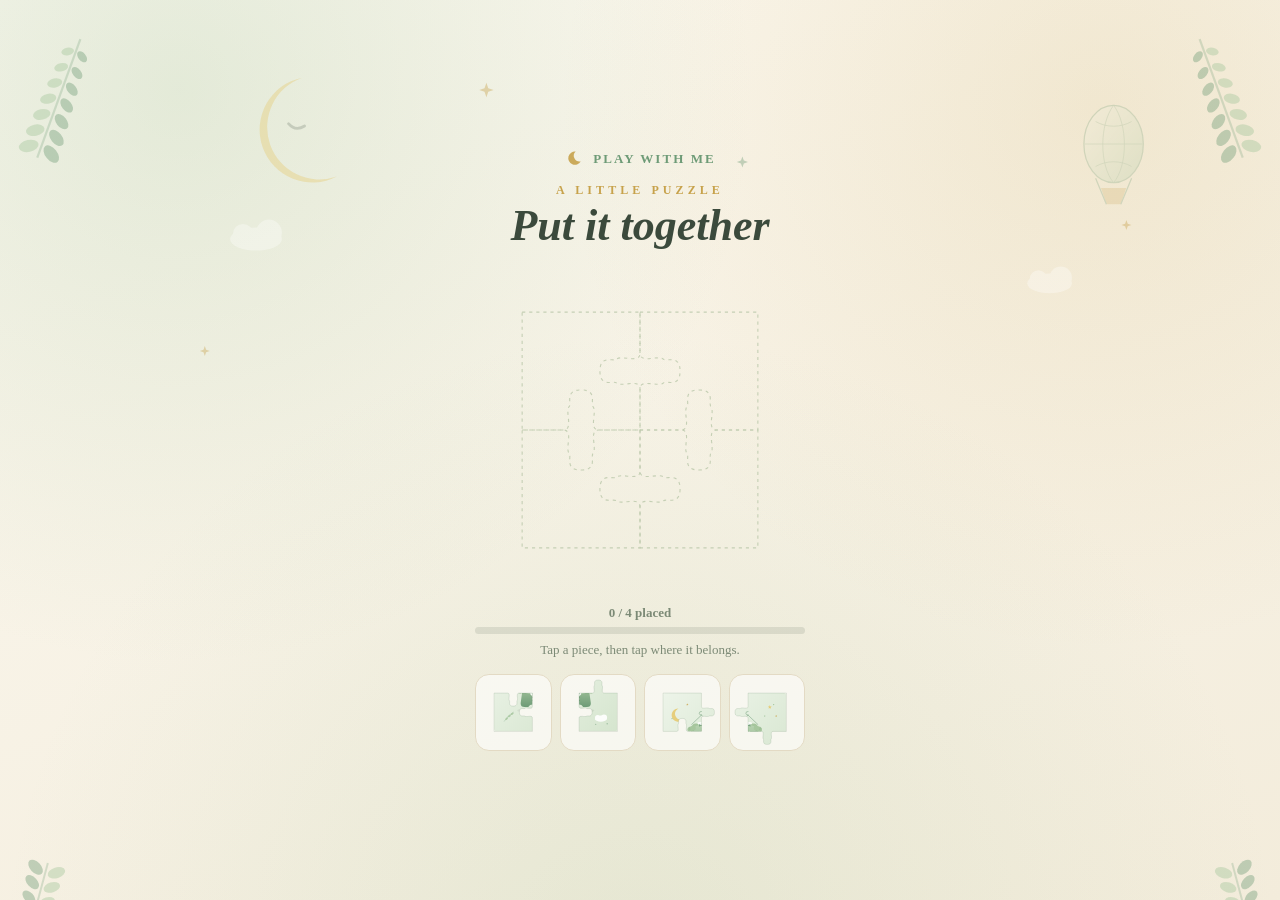
<file: boy/play/index.html>
<!doctype html>
<html lang="en">
<head>
<meta charset="utf-8">
<meta name="viewport" content="width=device-width, initial-scale=1, maximum-scale=1">
<title>Play With Me</title>
<script>document.documentElement.classList.add('js-on','game-started')</script>
<style>
  :root{
    --cream:#FBF7EC; --cream2:#F1E9D6; --ink:#3B4A3C; --muted:#7C8A76;
    --sage:#A7C79E; --sage-deep:#6E9B77; --gold:#C7A24B; --line:#E3DAC4;
    font-family:"Iowan Old Style","Palatino Linotype",Georgia,serif;
  }
  *{box-sizing:border-box;margin:0;padding:0;-webkit-tap-highlight-color:transparent}
  html,body{min-height:100%}
  body{
    min-height:100dvh; color:var(--ink);
    background:
      radial-gradient(circle at 14% 10%, rgba(167,199,158,.28), transparent 42%),
      radial-gradient(circle at 86% 12%, rgba(199,162,75,.16), transparent 40%),
      radial-gradient(circle at 50% 108%, rgba(167,199,158,.20), transparent 55%),
      linear-gradient(160deg,#FCF9F1,#F3ECDB);
    display:grid; place-items:center; padding:20px; overflow-x:hidden;
  }
  .deco{position:fixed; inset:0; pointer-events:none; z-index:0}
  .wrap{position:relative; z-index:1; width:min(430px,100%); text-align:center}
  .brand{display:flex; align-items:center; justify-content:center; gap:9px; color:var(--sage-deep);
    font-size:13px; letter-spacing:.16em; text-transform:uppercase; font-weight:700; margin-bottom:14px}
  .brand svg{width:20px;height:20px}
  .eyebrow{color:var(--gold); letter-spacing:.34em; text-transform:uppercase; font-size:12px; font-weight:700; margin-bottom:6px}
  h2{font-size:clamp(30px,8.5vw,44px); font-style:italic; line-height:1.02; font-weight:600}
  .instr{color:var(--muted); font-size:15px; margin-top:2px}

  /* board */
  .board-shell{position:relative; width:min(330px,84vw); margin:16px auto 4px; aspect-ratio:1}
  .guide{position:absolute; inset:0; width:100%; height:100%}
  .assembled{position:absolute; inset:0; width:100%; height:100%; pointer-events:none}
  .slots{position:absolute; inset:0; display:grid; grid-template-columns:1fr 1fr; grid-template-rows:1fr 1fr}
  .slot{border:0; background:transparent; cursor:pointer}
  .slot.hot{background:rgba(167,199,158,.16)}
  .progress{width:min(330px,84vw); margin:10px auto 0; display:grid; gap:6px; color:var(--muted); font-size:13px; font-weight:700}
  .bar{height:7px; border-radius:99px; background:rgba(59,74,60,.12); overflow:hidden}
  .bar>span{display:block; width:0; height:100%; background:linear-gradient(90deg,var(--sage),var(--gold)); transition:width .2s}
  .msg{min-height:18px; color:var(--muted); font-size:13px; margin-top:8px}

  /* tray */
  .tray{width:min(330px,84vw); margin:14px auto 0; display:grid; grid-template-columns:repeat(4,1fr); gap:8px}
  .tp{aspect-ratio:1; border:1px solid var(--line); border-radius:14px; background:rgba(255,255,255,.6);
    cursor:pointer; padding:4px; transition:transform .12s, box-shadow .12s}
  .tp:active{transform:scale(.96)}
  .tp.sel{outline:3px solid var(--sage); outline-offset:2px; box-shadow:0 8px 20px rgba(59,74,60,.16)}
  .tp svg{width:100%;height:100%;display:block}
  .tp.used{visibility:hidden}

  /* reveal */
  .reveal{display:none}
  .reveal.on{display:block}
  .game.off{display:none}
  .reveal .art{width:min(260px,74vw); aspect-ratio:1; margin:14px auto 0; border-radius:28px;
    border:1px solid var(--line); overflow:hidden; box-shadow:0 18px 40px rgba(59,74,60,.14);
    opacity:0; transform:translateY(14px) scale(.94); animation:pop .7s cubic-bezier(.2,.9,.2,1.1) .1s forwards}
  .reveal .art img{width:100%;height:100%;display:block}
  .closing{margin-top:12px; color:var(--muted); font-size:12px; letter-spacing:.22em; text-transform:uppercase}
  @keyframes pop{to{opacity:1;transform:none}}

  .confetti{position:fixed; inset:0; pointer-events:none; z-index:5; overflow:hidden}
  .confetti i{position:absolute; width:8px; height:13px; border-radius:2px; opacity:0; animation:cf 1.3s ease-out forwards}
  @keyframes cf{0%{transform:translateY(10px) rotate(0);opacity:0}15%{opacity:1}100%{transform:translateY(-240px) rotate(340deg);opacity:0}}

  .nojs{display:block}
  .nojs h2{font-style:normal;font-size:26px}
  .app{display:none}
  html.js-on .nojs{display:none}
  html.js-on.game-started .app{display:block}

  @media (prefers-reduced-motion:reduce){ .reveal .art{animation:none;opacity:1;transform:none} }


  .intro-card{display:none; position:relative; z-index:1; width:min(148mm,calc(100vw - 28px)); aspect-ratio:148/210}
  html.js-on .intro-card{display:block}
  html.js-on.game-started .intro-card{display:none}
  .intro-card .page{width:100%; height:100%; position:relative; background:#FBF7EC; overflow:hidden; box-shadow:0 24px 70px rgba(34,49,38,.18)}
  .card-start{appearance:none; -webkit-appearance:none; display:block; width:100%; height:100%; border:0; padding:0; background:transparent; cursor:pointer; text-align:inherit}
  .card-start svg{display:block; width:100%; height:100%}
  @media (max-width:420px){body{padding:14px}.intro-card{width:min(148mm,calc(100vw - 20px))}}
</style>
</head>
<body>

<div class="deco" id="deco"></div>

<div class="nojs wrap">
  <p class="eyebrow">Almost there</p>
  <h2>Open in your browser</h2>
  <p class="instr" style="margin-top:10px">This little game needs a browser to play. Tap the share button and choose Safari or Chrome to unlock the surprise.</p>
</div>

<main class="intro-card" aria-label="Game start card">
  <section class="page">
    <button class="card-start" id="startGame" type="button" aria-label="Start the game">
<svg xmlns="http://www.w3.org/2000/svg" viewBox="0 0 600 850" width="100%" height="100%" preserveAspectRatio="xMidYMid meet">
<defs>
  <linearGradient id="paper" x1="0" y1="0" x2="1" y2="1">
    <stop offset="0" stop-color="#FBF7EC"/><stop offset="1" stop-color="#F3ECDA"/>
  </linearGradient>
  <radialGradient id="moong" cx="0.4" cy="0.35" r="0.8">
    <stop offset="0" stop-color="#F6DFA6"/><stop offset="1" stop-color="#E7C86A"/>
  </radialGradient>
  <linearGradient id="btn" x1="0" y1="0" x2="0" y2="1">
    <stop offset="0" stop-color="#516E52"/><stop offset="1" stop-color="#3B4A3C"/>
  </linearGradient>
  <radialGradient id="glow" cx="0.5" cy="0.4" r="0.6">
    <stop offset="0" stop-color="#ffffff" stop-opacity="0.7"/><stop offset="1" stop-color="#ffffff" stop-opacity="0"/>
  </radialGradient>
</defs>

<rect width="100%" height="100%" preserveAspectRatio="xMidYMid meet" fill="url(#paper)"/>
<!-- inner gold hairline frame -->
<rect x="26" y="26" width="548" height="798" rx="18" fill="none" stroke="#C7A24B" stroke-width="1.4" opacity="0.55"/>
<rect x="32" y="32" width="536" height="786" rx="14" fill="none" stroke="#C7A24B" stroke-width="0.7" opacity="0.35"/>

<circle cx="300" cy="300" r="230" fill="url(#glow)"/>

<!-- corner greenery -->
<g transform="translate(70,150) rotate(18) scale(1.05,1.05)"><path d="M0,10 L0,-126" stroke="#6E9B77" stroke-width="2.4" fill="none" opacity="0.6" stroke-linecap="round"/><ellipse cx="-13.0" cy="0" rx="11.0" ry="6.5" transform="rotate(-32 -13.0 0)" fill="#A7C79E" opacity="0.9"/><ellipse cx="13.0" cy="0" rx="11.0" ry="6.5" transform="rotate(32 13.0 0)" fill="#6E9B77" opacity="0.85"/><ellipse cx="-12.219999999999999" cy="-18" rx="10.34" ry="6.109999999999999" transform="rotate(-32 -12.219999999999999 -18)" fill="#A7C79E" opacity="0.9"/><ellipse cx="12.219999999999999" cy="-18" rx="10.34" ry="6.109999999999999" transform="rotate(32 12.219999999999999 -18)" fill="#6E9B77" opacity="0.85"/><ellipse cx="-11.44" cy="-36" rx="9.68" ry="5.72" transform="rotate(-32 -11.44 -36)" fill="#A7C79E" opacity="0.9"/><ellipse cx="11.44" cy="-36" rx="9.68" ry="5.72" transform="rotate(32 11.44 -36)" fill="#6E9B77" opacity="0.85"/><ellipse cx="-10.66" cy="-54" rx="9.020000000000001" ry="5.33" transform="rotate(-32 -10.66 -54)" fill="#A7C79E" opacity="0.9"/><ellipse cx="10.66" cy="-54" rx="9.020000000000001" ry="5.33" transform="rotate(32 10.66 -54)" fill="#6E9B77" opacity="0.85"/><ellipse cx="-9.88" cy="-72" rx="8.36" ry="4.94" transform="rotate(-32 -9.88 -72)" fill="#A7C79E" opacity="0.9"/><ellipse cx="9.88" cy="-72" rx="8.36" ry="4.94" transform="rotate(32 9.88 -72)" fill="#6E9B77" opacity="0.85"/><ellipse cx="-9.1" cy="-90" rx="7.699999999999999" ry="4.55" transform="rotate(-32 -9.1 -90)" fill="#A7C79E" opacity="0.9"/><ellipse cx="9.1" cy="-90" rx="7.699999999999999" ry="4.55" transform="rotate(32 9.1 -90)" fill="#6E9B77" opacity="0.85"/><ellipse cx="-8.32" cy="-108" rx="7.04" ry="4.16" transform="rotate(-32 -8.32 -108)" fill="#A7C79E" opacity="0.9"/><ellipse cx="8.32" cy="-108" rx="7.04" ry="4.16" transform="rotate(32 8.32 -108)" fill="#6E9B77" opacity="0.85"/><ellipse cx="0" cy="-126" rx="7" ry="10" fill="#A7C79E" opacity="0.9"/></g>
<g transform="translate(540,150) rotate(-18) scale(-1.05,1.05)"><path d="M0,10 L0,-126" stroke="#6E9B77" stroke-width="2.4" fill="none" opacity="0.6" stroke-linecap="round"/><ellipse cx="-13.0" cy="0" rx="11.0" ry="6.5" transform="rotate(-32 -13.0 0)" fill="#A7C79E" opacity="0.9"/><ellipse cx="13.0" cy="0" rx="11.0" ry="6.5" transform="rotate(32 13.0 0)" fill="#6E9B77" opacity="0.85"/><ellipse cx="-12.219999999999999" cy="-18" rx="10.34" ry="6.109999999999999" transform="rotate(-32 -12.219999999999999 -18)" fill="#A7C79E" opacity="0.9"/><ellipse cx="12.219999999999999" cy="-18" rx="10.34" ry="6.109999999999999" transform="rotate(32 12.219999999999999 -18)" fill="#6E9B77" opacity="0.85"/><ellipse cx="-11.44" cy="-36" rx="9.68" ry="5.72" transform="rotate(-32 -11.44 -36)" fill="#A7C79E" opacity="0.9"/><ellipse cx="11.44" cy="-36" rx="9.68" ry="5.72" transform="rotate(32 11.44 -36)" fill="#6E9B77" opacity="0.85"/><ellipse cx="-10.66" cy="-54" rx="9.020000000000001" ry="5.33" transform="rotate(-32 -10.66 -54)" fill="#A7C79E" opacity="0.9"/><ellipse cx="10.66" cy="-54" rx="9.020000000000001" ry="5.33" transform="rotate(32 10.66 -54)" fill="#6E9B77" opacity="0.85"/><ellipse cx="-9.88" cy="-72" rx="8.36" ry="4.94" transform="rotate(-32 -9.88 -72)" fill="#A7C79E" opacity="0.9"/><ellipse cx="9.88" cy="-72" rx="8.36" ry="4.94" transform="rotate(32 9.88 -72)" fill="#6E9B77" opacity="0.85"/><ellipse cx="-9.1" cy="-90" rx="7.699999999999999" ry="4.55" transform="rotate(-32 -9.1 -90)" fill="#A7C79E" opacity="0.9"/><ellipse cx="9.1" cy="-90" rx="7.699999999999999" ry="4.55" transform="rotate(32 9.1 -90)" fill="#6E9B77" opacity="0.85"/><ellipse cx="-8.32" cy="-108" rx="7.04" ry="4.16" transform="rotate(-32 -8.32 -108)" fill="#A7C79E" opacity="0.9"/><ellipse cx="8.32" cy="-108" rx="7.04" ry="4.16" transform="rotate(32 8.32 -108)" fill="#6E9B77" opacity="0.85"/><ellipse cx="0" cy="-126" rx="7" ry="10" fill="#A7C79E" opacity="0.9"/></g>
<g transform="translate(64,780) rotate(-160) scale(0.95,0.95)"><path d="M0,10 L0,-126" stroke="#6E9B77" stroke-width="2.4" fill="none" opacity="0.6" stroke-linecap="round"/><ellipse cx="-13.0" cy="0" rx="11.0" ry="6.5" transform="rotate(-32 -13.0 0)" fill="#A7C79E" opacity="0.9"/><ellipse cx="13.0" cy="0" rx="11.0" ry="6.5" transform="rotate(32 13.0 0)" fill="#6E9B77" opacity="0.85"/><ellipse cx="-12.219999999999999" cy="-18" rx="10.34" ry="6.109999999999999" transform="rotate(-32 -12.219999999999999 -18)" fill="#A7C79E" opacity="0.9"/><ellipse cx="12.219999999999999" cy="-18" rx="10.34" ry="6.109999999999999" transform="rotate(32 12.219999999999999 -18)" fill="#6E9B77" opacity="0.85"/><ellipse cx="-11.44" cy="-36" rx="9.68" ry="5.72" transform="rotate(-32 -11.44 -36)" fill="#A7C79E" opacity="0.9"/><ellipse cx="11.44" cy="-36" rx="9.68" ry="5.72" transform="rotate(32 11.44 -36)" fill="#6E9B77" opacity="0.85"/><ellipse cx="-10.66" cy="-54" rx="9.020000000000001" ry="5.33" transform="rotate(-32 -10.66 -54)" fill="#A7C79E" opacity="0.9"/><ellipse cx="10.66" cy="-54" rx="9.020000000000001" ry="5.33" transform="rotate(32 10.66 -54)" fill="#6E9B77" opacity="0.85"/><ellipse cx="-9.88" cy="-72" rx="8.36" ry="4.94" transform="rotate(-32 -9.88 -72)" fill="#A7C79E" opacity="0.9"/><ellipse cx="9.88" cy="-72" rx="8.36" ry="4.94" transform="rotate(32 9.88 -72)" fill="#6E9B77" opacity="0.85"/><ellipse cx="-9.1" cy="-90" rx="7.699999999999999" ry="4.55" transform="rotate(-32 -9.1 -90)" fill="#A7C79E" opacity="0.9"/><ellipse cx="9.1" cy="-90" rx="7.699999999999999" ry="4.55" transform="rotate(32 9.1 -90)" fill="#6E9B77" opacity="0.85"/><ellipse cx="-8.32" cy="-108" rx="7.04" ry="4.16" transform="rotate(-32 -8.32 -108)" fill="#A7C79E" opacity="0.9"/><ellipse cx="8.32" cy="-108" rx="7.04" ry="4.16" transform="rotate(32 8.32 -108)" fill="#6E9B77" opacity="0.85"/><ellipse cx="0" cy="-126" rx="7" ry="10" fill="#A7C79E" opacity="0.9"/></g>
<g transform="translate(548,780) rotate(160) scale(-0.95,0.95)"><path d="M0,10 L0,-126" stroke="#6E9B77" stroke-width="2.4" fill="none" opacity="0.6" stroke-linecap="round"/><ellipse cx="-13.0" cy="0" rx="11.0" ry="6.5" transform="rotate(-32 -13.0 0)" fill="#A7C79E" opacity="0.9"/><ellipse cx="13.0" cy="0" rx="11.0" ry="6.5" transform="rotate(32 13.0 0)" fill="#6E9B77" opacity="0.85"/><ellipse cx="-12.219999999999999" cy="-18" rx="10.34" ry="6.109999999999999" transform="rotate(-32 -12.219999999999999 -18)" fill="#A7C79E" opacity="0.9"/><ellipse cx="12.219999999999999" cy="-18" rx="10.34" ry="6.109999999999999" transform="rotate(32 12.219999999999999 -18)" fill="#6E9B77" opacity="0.85"/><ellipse cx="-11.44" cy="-36" rx="9.68" ry="5.72" transform="rotate(-32 -11.44 -36)" fill="#A7C79E" opacity="0.9"/><ellipse cx="11.44" cy="-36" rx="9.68" ry="5.72" transform="rotate(32 11.44 -36)" fill="#6E9B77" opacity="0.85"/><ellipse cx="-10.66" cy="-54" rx="9.020000000000001" ry="5.33" transform="rotate(-32 -10.66 -54)" fill="#A7C79E" opacity="0.9"/><ellipse cx="10.66" cy="-54" rx="9.020000000000001" ry="5.33" transform="rotate(32 10.66 -54)" fill="#6E9B77" opacity="0.85"/><ellipse cx="-9.88" cy="-72" rx="8.36" ry="4.94" transform="rotate(-32 -9.88 -72)" fill="#A7C79E" opacity="0.9"/><ellipse cx="9.88" cy="-72" rx="8.36" ry="4.94" transform="rotate(32 9.88 -72)" fill="#6E9B77" opacity="0.85"/><ellipse cx="-9.1" cy="-90" rx="7.699999999999999" ry="4.55" transform="rotate(-32 -9.1 -90)" fill="#A7C79E" opacity="0.9"/><ellipse cx="9.1" cy="-90" rx="7.699999999999999" ry="4.55" transform="rotate(32 9.1 -90)" fill="#6E9B77" opacity="0.85"/><ellipse cx="-8.32" cy="-108" rx="7.04" ry="4.16" transform="rotate(-32 -8.32 -108)" fill="#A7C79E" opacity="0.9"/><ellipse cx="8.32" cy="-108" rx="7.04" ry="4.16" transform="rotate(32 8.32 -108)" fill="#6E9B77" opacity="0.85"/><ellipse cx="0" cy="-126" rx="7" ry="10" fill="#A7C79E" opacity="0.9"/></g>

<!-- celestial hero -->
<g transform="translate(150,250) scale(0.9)" fill="#ffffff" opacity="0.85">
      <ellipse cx="0" cy="6" rx="34" ry="16"/><circle cx="-16" cy="0" r="14"/><circle cx="16" cy="-2" r="17"/>
    </g>
<g transform="translate(452,300) scale(0.75)" fill="#ffffff" opacity="0.8">
      <ellipse cx="0" cy="6" rx="34" ry="16"/><circle cx="-16" cy="0" r="14"/><circle cx="16" cy="-2" r="17"/>
    </g>
<g transform="translate(300,235) scale(1.5)">
      <path d="M18,-42 a46,46 0 1 0 30,86 a36,36 0 1 1 -30,-86 Z" fill="url(#moong)"/>
      <path d="M6,-2 q6,7 14,2" stroke="#3B4A3C" stroke-width="2.4" fill="none" stroke-linecap="round" opacity="0.55"/>
      <circle cx="2" cy="8" r="5" fill="#E7B98F" opacity="0.55"/>
      <text x="34" y="-30" font-family="Georgia, serif" font-size="14" fill="#C7A24B" opacity="0.8">z</text>
      <text x="44" y="-42" font-family="Georgia, serif" font-size="10" fill="#C7A24B" opacity="0.6">z</text>
    </g>
<path transform="translate(210,180)" d="M0,-10 L2.6,-2.6 L10,0 L2.6,2.6 L0,10 L-2.6,2.6 L-10,0 L-2.6,-2.6 Z" fill="#C7A24B" opacity="0.95"/>
<path transform="translate(400,175)" d="M0,-13 L3.38,-3.38 L13,0 L3.38,3.38 L0,13 L-3.38,3.38 L-13,0 L-3.38,-3.38 Z" fill="#C7A24B" opacity="0.95"/>
<path transform="translate(430,250)" d="M0,-7 L1.82,-1.82 L7,0 L1.82,1.82 L0,7 L-1.82,1.82 L-7,0 L-1.82,-1.82 Z" fill="#6E9B77" opacity="0.8"/>
<path transform="translate(175,300)" d="M0,-8 L2.08,-2.08 L8,0 L2.08,2.08 L0,8 L-2.08,2.08 L-8,0 L-2.08,-2.08 Z" fill="#C7A24B" opacity="0.85"/>
<circle cx="360" cy="120" r="4" fill="#C7A24B" opacity="0.8"/><circle cx="250" cy="110" r="3" fill="#6E9B77" opacity="0.8"/>

<!-- text block -->
<text x="300" y="430" text-anchor="middle" font-family="Georgia, serif" font-size="20"
      letter-spacing="7" fill="#C7A24B">A LITTLE GAME</text>
<text x="300" y="512" text-anchor="middle" font-family="Georgia, serif" font-size="76"
      font-style="italic" fill="#3B4A3C">Let&#8217;s Play</text>

<!-- divider sprig -->
<g transform="translate(300,548)">
  <line x1="-70" y1="0" x2="-16" y2="0" stroke="#C7A24B" stroke-width="1" opacity="0.6"/>
  <line x1="16" y1="0" x2="70" y2="0" stroke="#C7A24B" stroke-width="1" opacity="0.6"/>
  <path transform="translate(0,0)" d="M0,-7 L1.82,-1.82 L7,0 L1.82,1.82 L0,7 L-1.82,1.82 L-7,0 L-1.82,-1.82 Z" fill="#C7A24B" opacity="0.95"/>
</g>

<text x="300" y="600" text-anchor="middle" font-family="Georgia, serif" font-size="21"
      fill="#7C8A76">Finish the little puzzle to</text>
<text x="300" y="628" text-anchor="middle" font-family="Georgia, serif" font-size="21"
      fill="#7C8A76">unlock a sweet surprise.</text>

<!-- button -->
<g transform="translate(300,710)">
  <rect x="-135" y="-32" width="270" height="64" rx="14" fill="url(#btn)"/>
  <text x="0" y="7" text-anchor="middle" font-family="Georgia, serif" font-size="24"
        letter-spacing="1" fill="#ffffff">Start the game  →</text>
</g>

<text x="300" y="792" text-anchor="middle" font-family="Georgia, serif" font-size="13"
      letter-spacing="3" fill="#7C8A76" opacity="0.8">MADE WITH LOVE</text>
</svg>
    </button>
  </section>
</main>

<main class="app wrap" aria-live="polite">
  <div class="brand">
    <svg viewBox="0 0 24 24" fill="none"><path d="M14 3a8 8 0 1 0 6 12A7 7 0 0 1 14 3Z" fill="#C7A24B" opacity=".9"/></svg>
    Play With Me
  </div>

  <section class="game" id="game">
    <p class="eyebrow">A little puzzle</p>
    <h2>Put it together</h2>
    <div class="board-shell">
      <svg class="guide" id="guide" viewBox="-60 -60 420 420" aria-hidden="true"></svg>
      <svg class="assembled" id="assembled" viewBox="-60 -60 420 420" aria-hidden="true"></svg>
      <div class="slots" id="slots"></div>
    </div>
    <div class="progress"><span id="ptext">0 / 4 placed</span><div class="bar"><span id="pfill"></span></div></div>
    <p class="msg" id="msg">Tap a piece, then tap where it belongs.</p>
    <div class="tray" id="tray"></div>
  </section>

  <section class="reveal" id="reveal">
    <p class="eyebrow">Surprise</p>
    <h2 id="revealTitle">A little boy is on his way 💙</h2>
    <div class="art"><img id="revealImg" alt=""></div>
    <p class="closing">made with love</p>
  </section>
</main>

<div class="confetti" id="confetti" aria-hidden="true"></div>

<script>
const CONFIG = {
  REVEAL_MESSAGE: "A little boy is on his way \uD83D\uDC99",
  PUZZLE_IMAGE: "[data-uri]",
  REVEAL_IMAGE: "[data-uri]",
  CONFETTI: ["#6FB1E0","#A7C79E","#C7A24B","#ffffff"]
};
const PATHS = {"TL": "M 0,0 L 150.0,0 L 150.00,52.50 C 150.00,66.00 174.00,54.00 180.00,60.00 C 184.50,63.00 201.00,54.00 201.00,75.00 C 201.00,96.00 184.50,87.00 180.00,90.00 C 174.00,96.00 150.00,84.00 150.00,97.50 L 150.00,150.00 L 97.50,150.00 C 84.00,150.00 96.00,126.00 90.00,120.00 C 87.00,115.50 96.00,99.00 75.00,99.00 C 54.00,99.00 63.00,115.50 60.00,120.00 C 54.00,126.00 66.00,150.00 52.50,150.00 L 0.00,150.00 Z", "TR": "M 150.0,0 L 300,0 L 300,150.0 L 247.50,150.00 C 234.00,150.00 246.00,174.00 240.00,180.00 C 237.00,184.50 246.00,201.00 225.00,201.00 C 204.00,201.00 213.00,184.50 210.00,180.00 C 204.00,174.00 216.00,150.00 202.50,150.00 L 150.00,150.00 L 150.00,97.50 C 150.00,84.00 126.00,96.00 120.00,90.00 C 115.50,87.00 99.00,96.00 99.00,75.00 C 99.00,54.00 115.50,63.00 120.00,60.00 C 126.00,54.00 150.00,66.00 150.00,52.50 L 150.00,0.00 Z", "BL": "M 0,150.0 L 52.50,150.00 C 66.00,150.00 54.00,174.00 60.00,180.00 C 63.00,184.50 54.00,201.00 75.00,201.00 C 96.00,201.00 87.00,184.50 90.00,180.00 C 96.00,174.00 84.00,150.00 97.50,150.00 L 150.00,150.00 L 150.00,202.50 C 150.00,216.00 126.00,204.00 120.00,210.00 C 115.50,213.00 99.00,204.00 99.00,225.00 C 99.00,246.00 115.50,237.00 120.00,240.00 C 126.00,246.00 150.00,234.00 150.00,247.50 L 150.00,300.00 L 0,300 Z", "BR": "M 150.0,150.0 L 202.50,150.00 C 216.00,150.00 204.00,126.00 210.00,120.00 C 213.00,115.50 204.00,99.00 225.00,99.00 C 246.00,99.00 237.00,115.50 240.00,120.00 C 246.00,126.00 234.00,150.00 247.50,150.00 L 300.00,150.00 L 300,300 L 150.0,300 L 150.00,247.50 C 150.00,234.00 174.00,246.00 180.00,240.00 C 184.50,237.00 201.00,246.00 201.00,225.00 C 201.00,204.00 184.50,213.00 180.00,210.00 C 174.00,204.00 150.00,216.00 150.00,202.50 L 150.00,150.00 Z"};
const CENTERS = {"TL": [75, 75], "TR": [225, 75], "BL": [75, 225], "BR": [225, 225]};
const ORDER = ["TL","TR","BL","BR"];

document.documentElement.classList.add('js-on'); // JS on -> show card, hide fallback

function el(id){return document.getElementById(id)}
function shuffle(a){a=a.slice();for(let i=a.length-1;i>0;i--){const j=Math.random()*(i+1)|0;[a[i],a[j]]=[a[j],a[i]]}return a}
function isScrambled(order){return order.every((k,i)=>k!==ORDER[i])}
function scramble(a){let s=shuffle(a);for(let i=0;i<30&&!isScrambled(s);i++)s=shuffle(a);return isScrambled(s)?s:["TR","BL","BR","TL"]}

// faint jigsaw guide outlines on the board
(function guides(){
  let s='';
  for(const k of ORDER) s+=`<path d="${PATHS[k]}" fill="none" stroke="#B9C7A9" stroke-width="1.4" stroke-dasharray="4 5" opacity="0.8"/>`;
  el('guide').innerHTML=s;
})();

// tray pieces (each centered in its own window so it looks like a real piece)
function trayPiece(k){
  const [cx,cy]=CENTERS[k];
  const vb=`${cx-130} ${cy-130} 260 260`;
  return `<svg viewBox="${vb}"><defs><clipPath id="cp_${k}"><path d="${PATHS[k]}"/></clipPath></defs>`
    +`<image href="${CONFIG.PUZZLE_IMAGE}" x="0" y="0" width="300" height="300" clip-path="url(#cp_${k})"/>`
    +`<path d="${PATHS[k]}" fill="none" stroke="#54785c" stroke-width="1.4" opacity="0.45"/></svg>`;
}

let selected=null, placed=0;
const slotIndex={0:"TL",1:"TR",2:"BL",3:"BR"};

function build(){
  // tray
  const tray=el('tray'); tray.innerHTML='';
  placed=0; selected=null; el('assembled').innerHTML=''; el('ptext').textContent='0 / 4 placed'; el('pfill').style.width='0%'; el('msg').textContent='Tap a piece, then tap where it belongs.';
  for(const k of scramble(ORDER)){
    const b=document.createElement('button');
    b.className='tp'; b.type='button'; b.dataset.k=k; b.innerHTML=trayPiece(k);
    b.setAttribute('aria-label','Puzzle piece');
    b.addEventListener('click',()=>select(b));
    tray.appendChild(b);
  }
  // slots
  const slots=el('slots'); slots.innerHTML='';
  for(let i=0;i<4;i++){
    const s=document.createElement('button');
    s.className='slot'; s.type='button'; s.dataset.k=slotIndex[i];
    s.addEventListener('click',()=>drop(s));
    slots.appendChild(s);
  }
}
function select(b){
  if(b.classList.contains('used'))return;
  if(selected)selected.classList.remove('sel');
  selected=b; b.classList.add('sel');
  el('msg').textContent="Now tap where this piece goes.";
}
function drop(s){
  if(!selected){el('msg').textContent="Pick a piece first.";return;}
  const k=selected.dataset.k;
  if(k!==s.dataset.k){el('msg').textContent="Almost — try another spot.";return;}
  // lock: add clipped image into assembled (interlocks seamlessly)
  const ns="http://www.w3.org/2000/svg";
  const g=el('assembled');
  if(!g.querySelector('defs')){const d=document.createElementNS(ns,'defs');g.appendChild(d);}
  const cp=document.createElementNS(ns,'clipPath'); cp.id='ac_'+k;
  const p=document.createElementNS(ns,'path'); p.setAttribute('d',PATHS[k]); cp.appendChild(p);
  g.querySelector('defs').appendChild(cp);
  const im=document.createElementNS(ns,'image');
  im.setAttribute('href',CONFIG.PUZZLE_IMAGE); im.setAttribute('x',0); im.setAttribute('y',0);
  im.setAttribute('width',300); im.setAttribute('height',300); im.setAttribute('clip-path',`url(#ac_${k})`);
  g.appendChild(im);

  selected.classList.add('used'); selected.classList.remove('sel'); selected=null;
  placed++; el('ptext').textContent=placed+" / 4 placed"; el('pfill').style.width=(placed/4*100)+"%";
  el('msg').textContent = placed<4 ? "Lovely. Keep going." : "";
  if(placed===4) setTimeout(reveal,480);
}
function reveal(){
  el('game').classList.add('off');
  el('revealTitle').textContent=CONFIG.REVEAL_MESSAGE;
  el('revealImg').src=CONFIG.REVEAL_IMAGE;
  el('reveal').classList.add('on');
  burst();
}
function burst(){
  const c=el('confetti'); c.innerHTML='';
  for(let i=0;i<48;i++){const b=document.createElement('i');
    b.style.left=(6+Math.random()*88)+'%'; b.style.bottom=(16+Math.random()*26)+'%';
    b.style.background=CONFIG.CONFETTI[i%CONFIG.CONFETTI.length];
    b.style.animationDelay=(Math.random()*300)+'ms'; c.appendChild(b);}
  setTimeout(()=>c.innerHTML='',1900);
}
// soft baby-shower background
(function deco(){
  function sprig(x,y,rot,sc,flip){let L='';for(let t=0;t<7;t++){const s=1-t*.06,ly=-t*17;
    L+=`<ellipse cx="${-12*s}" cy="${ly}" rx="${10*s}" ry="${6*s}" transform="rotate(-32 ${-12*s} ${ly})" fill="#A7C79E" opacity=".85"/>`
     +`<ellipse cx="${12*s}" cy="${ly}" rx="${10*s}" ry="${6*s}" transform="rotate(32 ${12*s} ${ly})" fill="#6E9B77" opacity=".8"/>`;}
    return `<g transform="translate(${x},${y}) rotate(${rot}) scale(${sc*flip},${sc})"><path d="M0,8 L0,-118" stroke="#6E9B77" stroke-width="2.2" fill="none" opacity=".5"/>${L}</g>`}
  function star(x,y,s,c){return `<path transform="translate(${x},${y}) scale(${s})" d="M0,-10 L2.6,-2.6 L10,0 L2.6,2.6 L0,10 L-2.6,2.6 L-10,0 L-2.6,-2.6 Z" fill="${c}" opacity=".78"/>`}
  function cloud(x,y,s){return `<g transform="translate(${x},${y}) scale(${s})" fill="#fff" opacity=".64"><ellipse cx="0" cy="7" rx="36" ry="16"/><circle cx="-18" cy="0" r="14"/><circle cx="18" cy="-2" r="18"/></g>`}
  const w=innerWidth,h=innerHeight;
  el('deco').innerHTML=`<svg width="100%" height="100%" viewBox="0 0 ${w} ${h}" preserveAspectRatio="none" style="opacity:.5">
    <defs><linearGradient id="air" x1="0" y1="0" x2="1" y2="1"><stop offset="0" stop-color="#FBF7EC"/><stop offset="1" stop-color="#A7C79E"/></linearGradient></defs>
    <g transform="translate(${w*.22},${h*.14}) scale(${Math.max(.78,Math.min(1.15,w/390))})" opacity=".72">
      <path d="M18,-42 a46,46 0 1 0 30,86 a36,36 0 1 1 -30,-86 Z" fill="#E7C86A"/>
      <path d="M6,-2 q6,7 14,2" stroke="#3B4A3C" stroke-width="2.4" fill="none" stroke-linecap="round" opacity=".55"/>
    </g>
    <g transform="translate(${w*.87},${h*.16}) scale(${Math.max(.64,Math.min(.9,w/470))})" opacity=".5">
      <ellipse cx="0" cy="0" rx="33" ry="43" fill="url(#air)" stroke="#6E9B77" stroke-width="1.4"/>
      <path d="M0,-43 C-16,-22 -16,24 0,43 M0,-43 C16,-22 16,24 0,43 M-32,0 H32 M-20,-25 C-8,-18 8,-18 20,-25 M-20,25 C-8,18 8,18 20,25" fill="none" stroke="#6E9B77" stroke-width="1" opacity=".75"/>
      <path d="M-14,49 H14 L8,67 H-8 Z" fill="#C7A24B" opacity=".8"/>
      <path d="M-20,38 L-8,67 M20,38 L8,67" stroke="#6E9B77" stroke-width="1.4"/>
    </g>
    ${cloud(w*.2,h*.26,.72)}${cloud(w*.82,h*.31,.62)}
    ${star(w*.38,h*.1,.72,'#C7A24B')}${star(w*.58,h*.18,.56,'#6E9B77')}${star(w*.88,h*.25,.5,'#C7A24B')}${star(w*.16,h*.39,.5,'#C7A24B')}
    ${sprig(40,150,20,1,1)}${sprig(w-40,150,-20,1,-1)}
    ${sprig(46,h-30,-165,.9,1)}${sprig(w-46,h-30,165,.9,-1)}</svg>`;
})();

function startGame(){
  document.documentElement.classList.add('game-started');
  build();
}
el('startGame').addEventListener('click', startGame);
startGame();
</script>
</body>
</html>
</file>
<file: assets/fixed-game.css>
:root {
  color-scheme: light;
  --bg: #f7fbf3;
  --ink: #223126;
  --muted: #637268;
  --line: #d6e6d2;
  --green: #7eac7e;
  --green-deep: #54785c;
  --gold: #b58d42;
  --accent: #7eac7e;
  --shadow: 0 22px 60px rgba(34, 49, 38, 0.15);
  font-family: Inter, ui-sans-serif, system-ui, -apple-system, BlinkMacSystemFont, "Segoe UI", sans-serif;
}

* {
  box-sizing: border-box;
}

html,
body {
  min-height: 100%;
  margin: 0;
}

body {
  display: grid;
  place-items: center;
  padding: 18px;
  background:
    radial-gradient(circle at 12% 14%, rgba(167, 199, 158, 0.28), transparent 26rem),
    radial-gradient(circle at 88% 16%, rgba(199, 162, 75, 0.16), transparent 22rem),
    radial-gradient(circle at 72% 92%, rgba(126, 172, 126, 0.2), transparent 24rem),
    linear-gradient(145deg, #fbf7ec, #f3ecdb);
  color: var(--ink);
  overflow-x: hidden;
}

button {
  font: inherit;
  border: 0;
  cursor: pointer;
}

.phone {
  width: min(430px, 100%);
  min-height: min(820px, calc(100vh - 36px));
  display: grid;
  grid-template-rows: auto 1fr;
  position: relative;
  overflow: hidden;
  border: 10px solid #202733;
  border-radius: 34px;
  box-shadow: var(--shadow);
  background:
    linear-gradient(rgba(255, 253, 246, 0.7), rgba(255, 253, 246, 0.72)),
    url("baby-shower-bg.svg") center / cover no-repeat,
    linear-gradient(160deg, #fbf7ec, #f3ecdb);
}

.phone::before {
  content: "";
  position: absolute;
  inset: 0;
  pointer-events: none;
  border: 1px solid rgba(199, 162, 75, 0.38);
  border-radius: 24px;
  margin: 12px;
  opacity: 0.76;
}

.topbar {
  position: relative;
  z-index: 2;
  display: flex;
  align-items: center;
  justify-content: space-between;
  padding: 18px 18px 8px;
  gap: 12px;
}

.brand {
  display: flex;
  align-items: center;
  gap: 10px;
  color: var(--ink);
  font-size: 13px;
  font-weight: 700;
}

.brand-mark {
  width: 28px;
  height: 28px;
  display: grid;
  place-items: center;
  border-radius: 50%;
  background: linear-gradient(135deg, var(--green), var(--green-deep));
  color: #fff;
  font-size: 18px;
  font-weight: 800;
}

.status {
  border-radius: 999px;
  padding: 7px 10px;
  border: 1px solid rgba(34, 49, 38, 0.09);
  background: rgba(255, 255, 255, 0.74);
  color: var(--muted);
  font-size: 12px;
  font-weight: 700;
}

.screen {
  position: relative;
  z-index: 1;
  display: grid;
  align-content: center;
  gap: 18px;
  padding: 12px 18px 22px;
  min-height: 0;
}

.intro,
.reveal {
  display: grid;
  justify-items: center;
  text-align: center;
  gap: 16px;
  padding: 22px 10px;
}

.eyebrow {
  margin: 0;
  color: var(--gold);
  text-transform: uppercase;
  letter-spacing: 0.09em;
  font-size: 12px;
  font-weight: 800;
}

h1,
h2 {
  margin: 0;
  color: var(--ink);
  font-weight: 800;
  letter-spacing: 0;
}

h1 {
  max-width: 11ch;
  font-size: clamp(38px, 12vw, 56px);
  line-height: 0.96;
}

h2 {
  max-width: 13.5ch;
  font-size: clamp(33px, 10vw, 54px);
  line-height: 0.98;
}

.copy {
  max-width: 31ch;
  margin: 0;
  color: var(--muted);
  font-size: 15px;
  line-height: 1.55;
}

.primary,
.secondary {
  min-height: 48px;
  min-width: 190px;
  display: inline-flex;
  align-items: center;
  justify-content: center;
  border-radius: 8px;
  padding: 12px 16px;
  font-weight: 800;
  text-decoration: none;
}

.primary {
  background: var(--ink);
  color: #fff;
  box-shadow: 0 14px 28px rgba(34, 49, 38, 0.18);
}

.secondary {
  background: rgba(255, 255, 255, 0.76);
  color: var(--ink);
  border: 1px solid var(--line);
}

.puzzle-hero {
  width: min(214px, 74vw);
  aspect-ratio: 1;
  display: grid;
  place-items: center;
  border-radius: 50%;
  background:
    radial-gradient(circle at 50% 45%, rgba(255, 255, 255, 0.96), rgba(255, 255, 255, 0.62)),
    linear-gradient(135deg, rgba(126, 172, 126, 0.18), rgba(181, 141, 66, 0.1));
  border: 1px solid var(--line);
}

.puzzle-hero img {
  width: 78%;
  height: 78%;
  border-radius: 18px;
  display: block;
  object-fit: cover;
  box-shadow: 0 12px 26px rgba(34, 49, 38, 0.12);
}

.game {
  display: none;
  gap: 14px;
  align-content: start;
  padding-top: 2px;
}

.game.is-active {
  display: grid;
}

.board-wrap {
  display: grid;
  justify-items: center;
  gap: 10px;
}

.board,
.tray,
.progress {
  width: min(328px, calc(100vw - 72px));
  justify-self: center;
}

.board {
  aspect-ratio: 1;
  display: grid;
  grid-template-columns: repeat(2, 1fr);
  grid-template-rows: repeat(2, 1fr);
  gap: 7px;
  padding: 7px;
  border-radius: 14px;
  border: 1px solid var(--line);
  background: rgba(255, 255, 255, 0.68);
  box-shadow: 0 18px 38px rgba(34, 49, 38, 0.11);
}

.slot,
.piece {
  position: relative;
  min-width: 0;
  min-height: 0;
  border-radius: 10px;
  overflow: hidden;
  user-select: none;
}

.slot {
  border: 1px dashed rgba(84, 120, 92, 0.38);
  background: linear-gradient(135deg, rgba(126, 172, 126, 0.08), rgba(181, 141, 66, 0.06));
}

.slot.is-hover {
  border-color: var(--green);
  background: rgba(126, 172, 126, 0.14);
}

.piece {
  display: grid;
  place-items: center;
  border: 1px solid rgba(34, 49, 38, 0.12);
  background-image: var(--puzzle-image);
  background-size: 200% 200%;
  box-shadow: 0 10px 18px rgba(34, 49, 38, 0.1);
  cursor: grab;
  touch-action: none;
}

.piece:active {
  cursor: grabbing;
}

.piece.is-selected {
  outline: 3px solid rgba(126, 172, 126, 0.44);
  outline-offset: 2px;
}

.piece.is-locked {
  width: 100%;
  height: 100%;
  border: 0;
  box-shadow: none;
  cursor: default;
}

.piece.is-locked::after {
  content: "";
  position: absolute;
  inset: 0;
  border: 1px solid rgba(255, 255, 255, 0.42);
  border-radius: inherit;
  pointer-events: none;
}

.tray {
  display: grid;
  grid-template-columns: repeat(2, 1fr);
  gap: 8px;
  padding: 8px;
  border-radius: 14px;
  background: rgba(255, 255, 255, 0.58);
  border: 1px solid rgba(214, 230, 210, 0.86);
}

.tray .piece {
  aspect-ratio: 1;
}

.progress {
  display: grid;
  gap: 7px;
  color: var(--muted);
  font-size: 13px;
  font-weight: 800;
}

.progress-line {
  height: 8px;
  overflow: hidden;
  border-radius: 999px;
  background: rgba(34, 49, 38, 0.1);
}

.progress-line span {
  display: block;
  width: 0%;
  height: 100%;
  border-radius: inherit;
  background: linear-gradient(90deg, var(--green), var(--gold), #9fbe94);
  transition: width 180ms ease;
}

.message {
  min-height: 20px;
  margin: 0;
  color: var(--muted);
  font-size: 13px;
  text-align: center;
}

.reveal {
  display: none;
  align-self: center;
}

.reveal.is-active {
  display: grid;
}

.reveal-art {
  width: min(250px, 74vw);
  aspect-ratio: 1;
  display: grid;
  place-items: center;
  border-radius: 30px;
  border: 1px solid var(--line);
  background:
    radial-gradient(circle at 50% 35%, rgba(255, 255, 255, 0.96), rgba(255, 255, 255, 0.72)),
    linear-gradient(135deg, rgba(126, 172, 126, 0.16), rgba(91, 159, 232, 0.12));
  box-shadow: 0 18px 38px rgba(34, 49, 38, 0.11);
  opacity: 0;
  transform: translateY(12px) scale(0.94);
}

.reveal.is-active .reveal-art {
  animation: reveal-pop 620ms cubic-bezier(.2, .9, .2, 1.15) forwards;
}

.reveal-art img {
  width: 100%;
  height: 100%;
  display: block;
}

.closing {
  margin: 0;
  color: var(--muted);
  font-size: 12px;
  letter-spacing: 0.04em;
  text-transform: lowercase;
}

.confetti {
  position: absolute;
  inset: 0;
  overflow: hidden;
  pointer-events: none;
  z-index: 4;
}

.confetti i {
  position: absolute;
  width: 8px;
  height: 14px;
  border-radius: 3px;
  opacity: 0;
  animation: confetti 1200ms ease-out forwards;
}

@keyframes reveal-pop {
  0% {
    opacity: 0;
    transform: translateY(12px) scale(0.94);
  }

  100% {
    opacity: 1;
    transform: translateY(0) scale(1);
  }
}

@keyframes confetti {
  0% { transform: translateY(20px) rotate(0deg); opacity: 0; }
  20% { opacity: 1; }
  100% { transform: translateY(-220px) rotate(320deg); opacity: 0; }
}

.hidden {
  display: none !important;
}

.no-js .js-only {
  display: none !important;
}

.no-js .no-js-note {
  display: grid;
}

.no-js-note {
  display: none;
  justify-items: center;
  text-align: center;
  gap: 12px;
  padding: 28px 16px;
}

@media (max-width: 420px) {
  body {
    padding: 0;
  }

  .phone {
    min-height: 100vh;
    width: 100%;
    border: 0;
    border-radius: 0;
  }

  .screen {
    padding-left: 14px;
    padding-right: 14px;
  }

  .board,
  .tray,
  .progress {
    width: min(344px, calc(100vw - 28px));
  }
}
</file>
